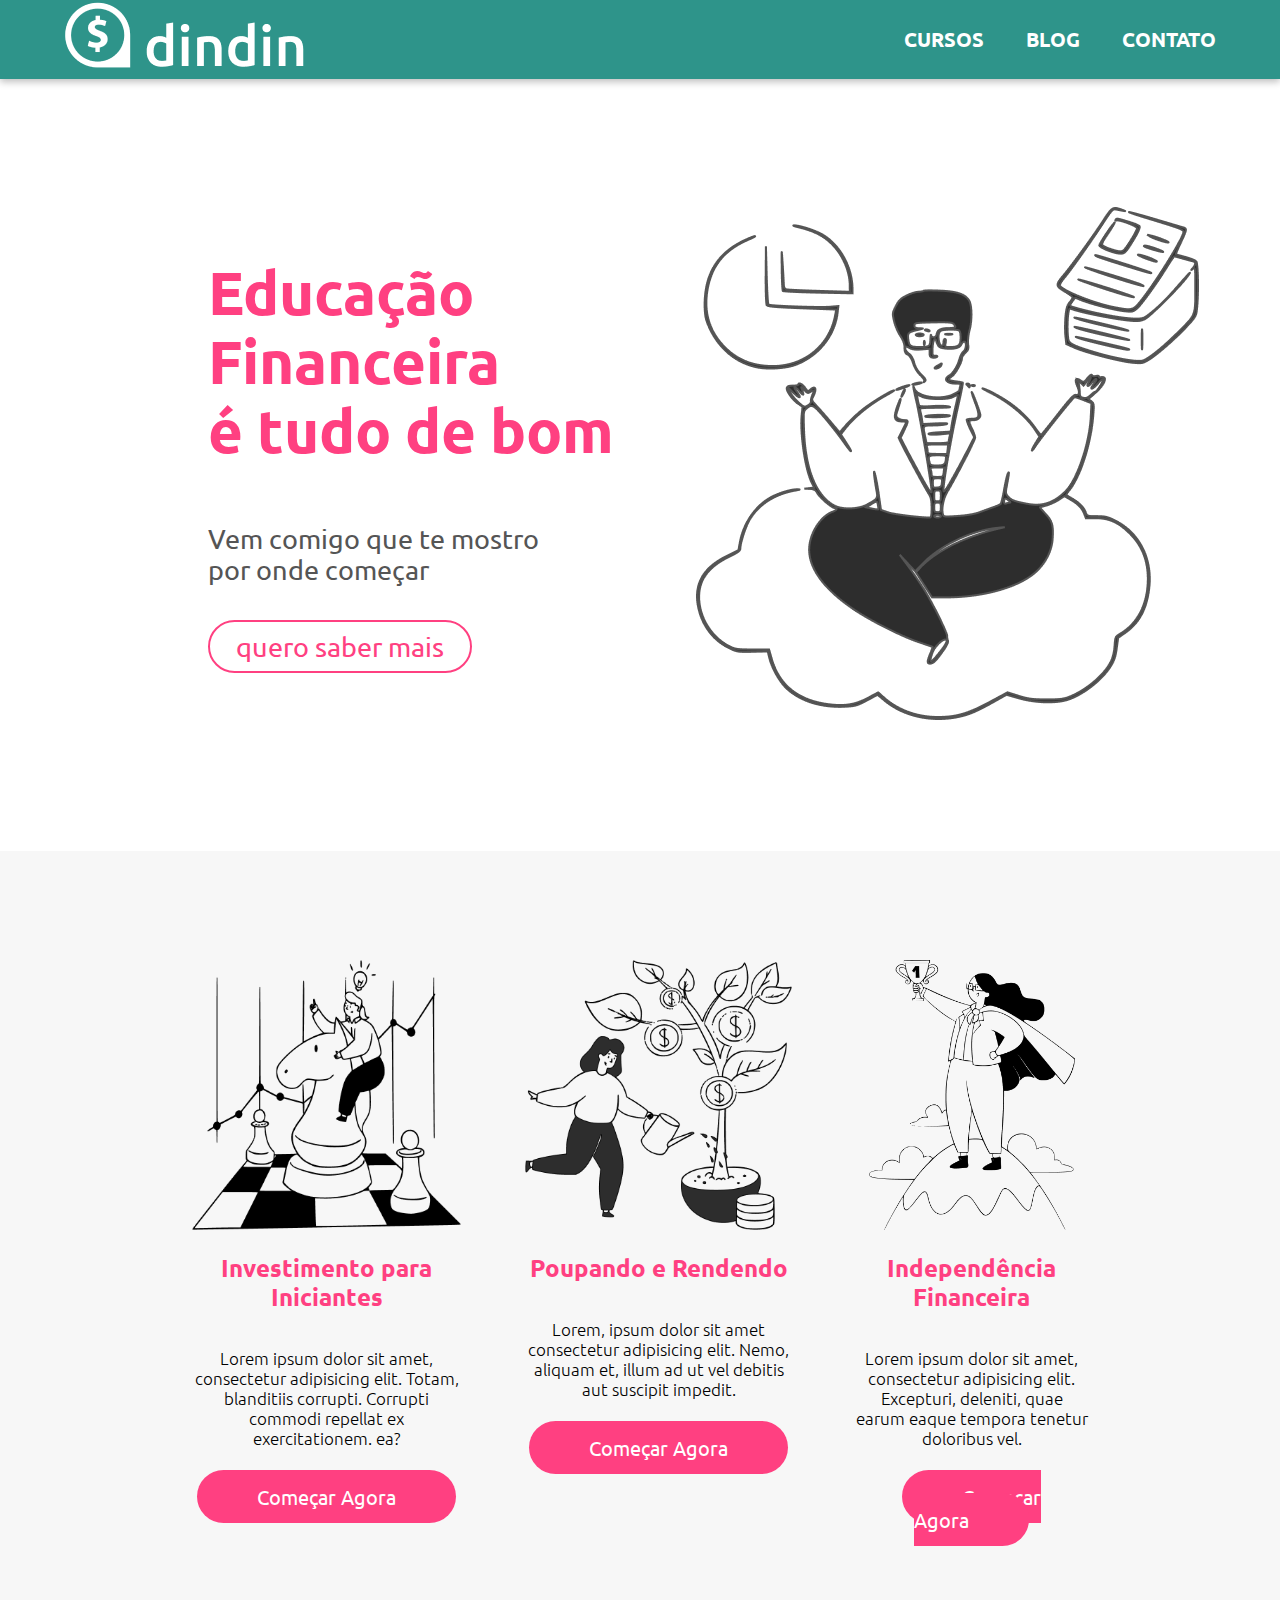
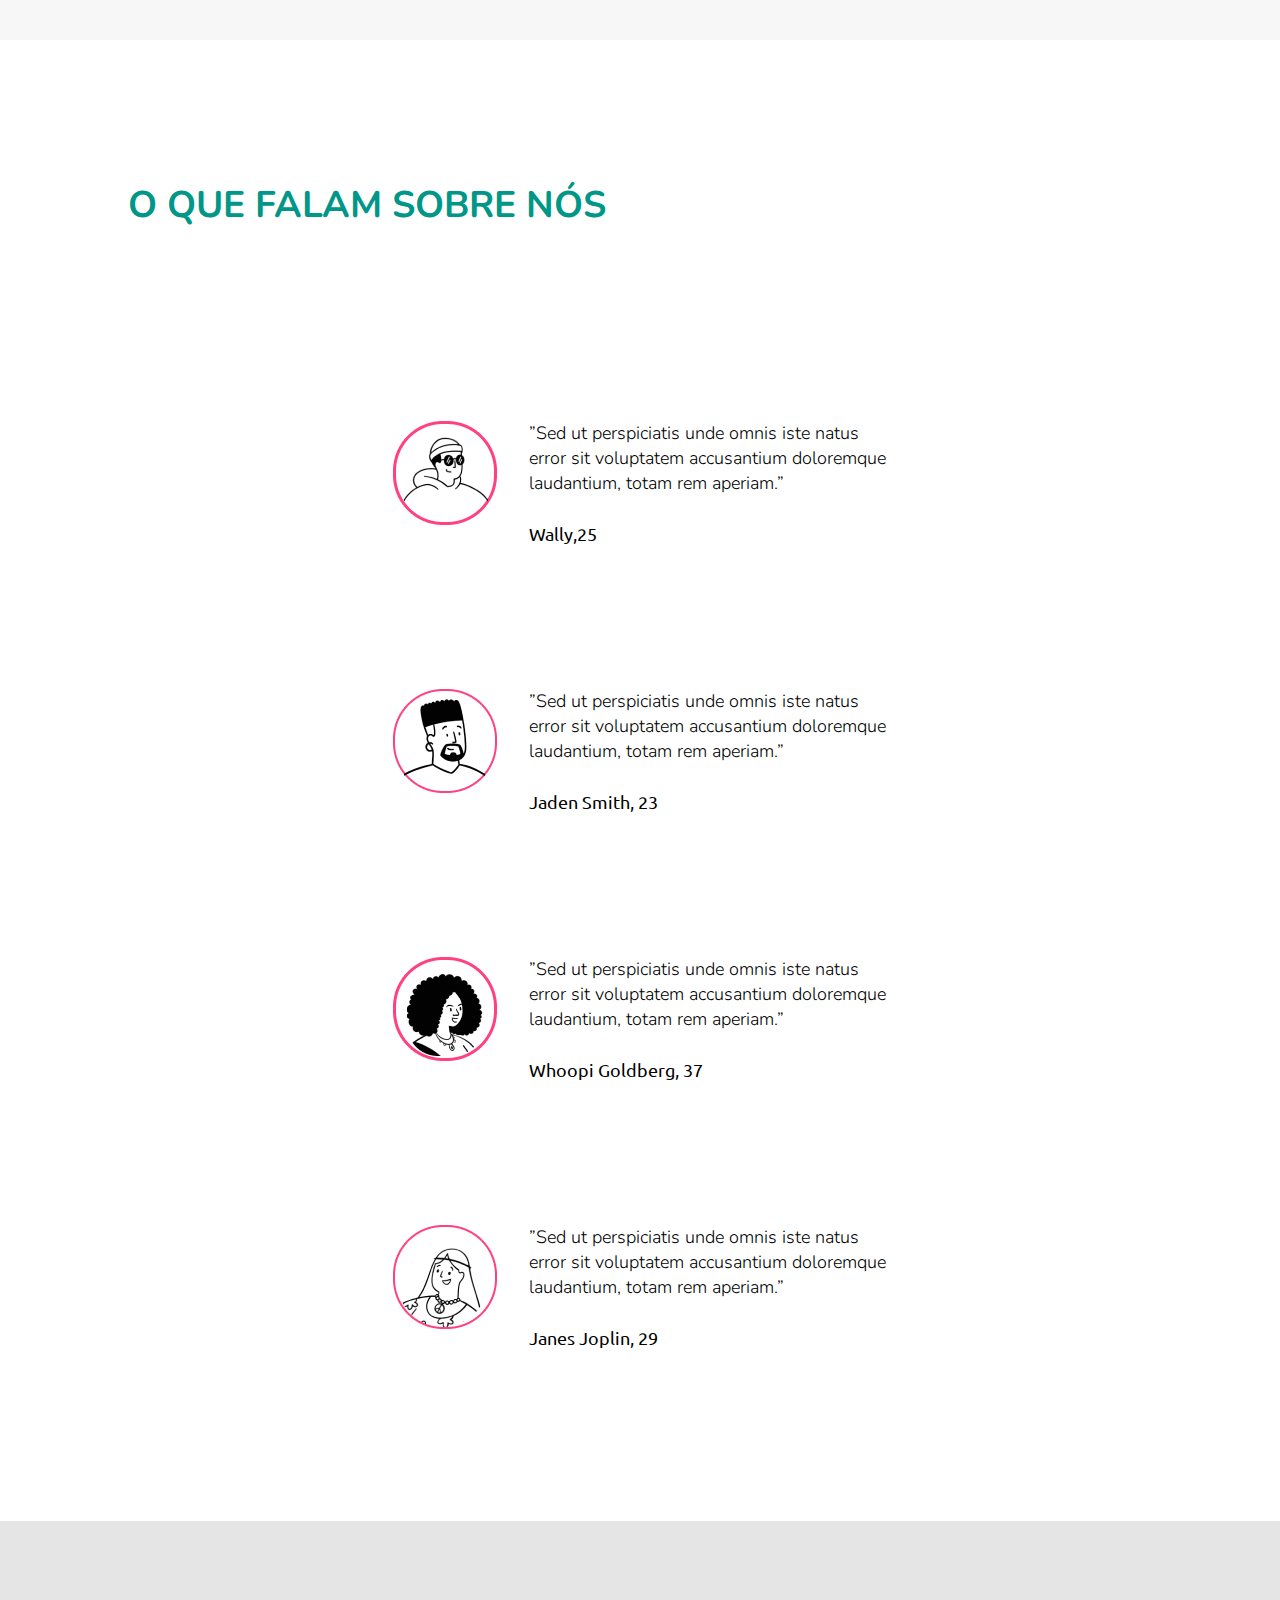
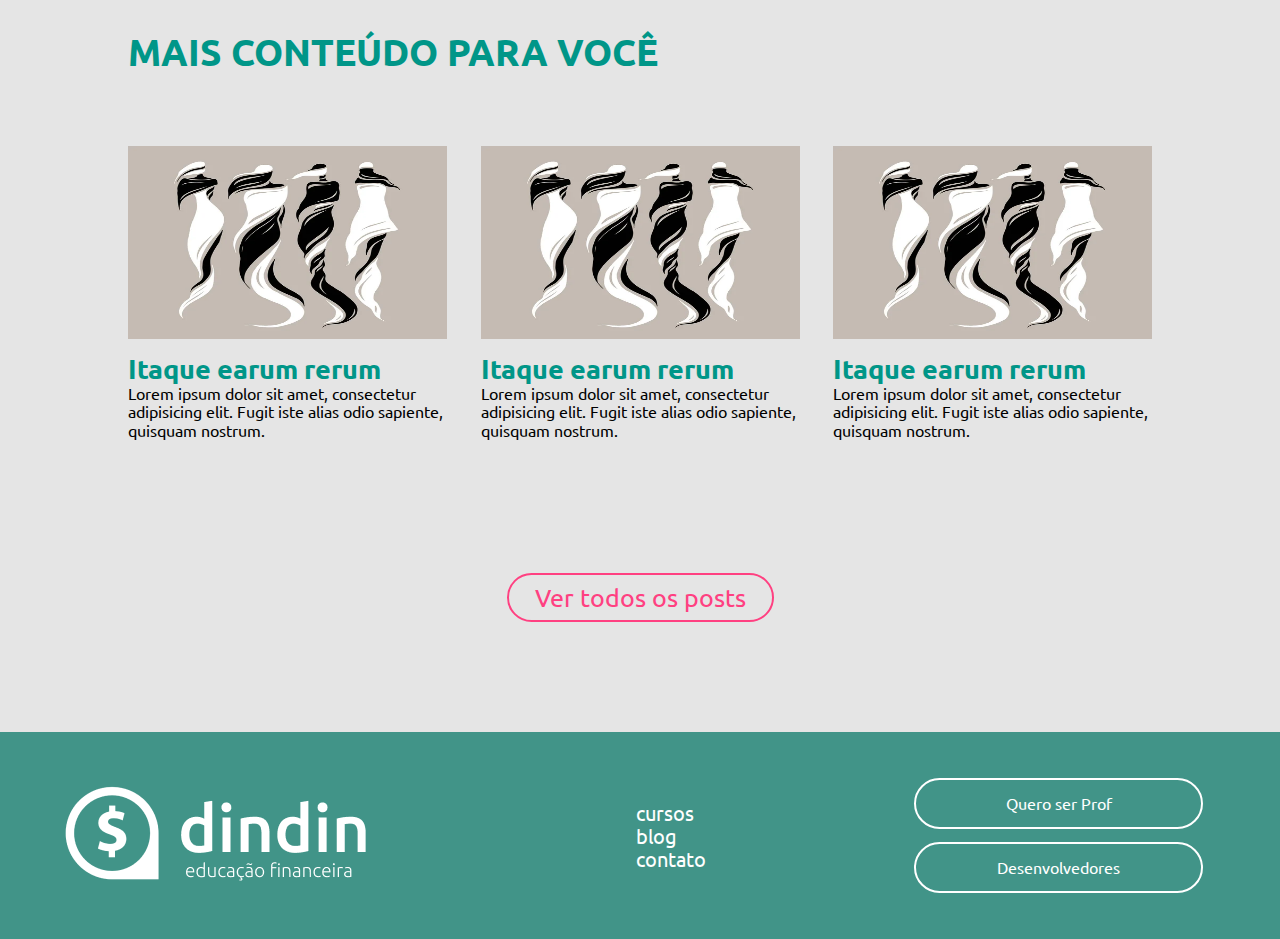
<file: index.html>
<!DOCTYPE html>
<html lang="pt-BR">

<head>
    <meta charset="UTF-8">
    <meta http-equiv="X-UA-Compatible" content="IE=edge">
    <meta name="viewport" content="width=device-width, initial-scale=1.0">
    <title>Dindin</title>
    <link rel="stylesheet" href="normalize.css">
    <link rel="stylesheet" href="style.css">
    <link rel="preconnect" href="https://fonts.googleapis.com">
    <link rel="preconnect" href="https://fonts.gstatic.com" crossorigin>
    <link
        href="https://fonts.googleapis.com/css2?family=Nunito:wght@300;400;700&family=Ubuntu:wght@300;400;700&display=swap"
        rel="stylesheet">




</head>

<body>
    <header>
        <div class="logo">
            <a href="index.html">
                <img src="Imagens/logo-header.png" alt="Logo da Dindin">
            </a>

        </div>
        <nav class="cima">
            <a href="cursos.html">CURSOS</a>
            <a href="blog.html">BLOG</a>
            <a href="contato.html">CONTATO</a>
        </nav>

    </header>
    <main>
        <section class="banner">
            <div class="banner">
                <div class="texto-banner">
                    <h2>Educação<br> Financeira<br> é tudo de bom</h2>
                    <p>Vem comigo que te mostro<br> por onde começar</p>
                    <a href="cursos.html">quero saber mais</a>

                </div>
                <div class="ilustra-banner">
                    <img src="Imagens/ilustra-banner.png" alt="Imagem de uma mulher sentada numa nuvem levitando em cada mão projetos">
                </div>


            </div>
        </section>
        <section class="cursos-index">

            <div class="cursos-index">
                <div>
                    <img src="Imagens/image 3.png" alt="Homem Montado numa peça de Xadrez chamada Cavalo tendo uma ideia">
                    <h2>Investimento para Iniciantes</h2>
                    <p>Lorem ipsum dolor sit amet, consectetur adipisicing elit. Totam, blanditiis corrupti. Corrupti
                        commodi repellat ex exercitationem.
                        ea?</p>
                    <a href="curso-01.html">Começar Agora</a>
                </div>

                <div>
                    <img src="Imagens/image 2.png" alt="Moça regando uma arvore onde os frutos são moedas de dinheiro">
                    <h2>Poupando e Rendendo</h2>
                    <p>Lorem, ipsum dolor sit amet consectetur adipisicing elit. Nemo, aliquam et, illum ad ut vel
                        debitis aut suscipit impedit.</p>
                    <a href="curso-01.html">Começar Agora</a>
                </div>
                <div>
                    <img src="Imagens/image 4.png" alt="Uma mulher no topo de uma montanha com uma capa segurando um trofeu de 1º lugar">
                    <h2>Independência Financeira</h2>
                    <p>Lorem ipsum dolor sit amet, consectetur adipisicing elit. Excepturi, deleniti, quae earum
                        eaque
                        tempora tenetur doloribus vel.</p>
                    <a href="curso-01.html">Começar Agora</a>
                </div>
            </div>

        </section>
        <section class="depoiment">
            <div>
                <h2>O QUE FALAM SOBRE NÓS</h2>
            </div>

            <div class="depo">

                <div class="depo1">
                    <img src="Imagens/icon-wally.png" alt="Foto do Wally">
                    <div>
                        <p>”Sed ut perspiciatis unde omnis iste natus error sit voluptatem accusantium doloremque
                            laudantium, totam rem aperiam.” <br>
                            <br>
                            <b>Wally,25</b>

                        </p>
                    </div>
                </div>
                <div class="depo2">
                    <img src="Imagens/icon-jaden.png" alt="Foto do Jaden Smith">
                    <div>
                        <p>”Sed ut perspiciatis unde omnis iste natus error sit voluptatem accusantium doloremque
                            laudantium, totam rem aperiam.”<br>
                            <br>
                            <b>Jaden Smith, 23</b>
                        </p>
                    </div>

                </div>
                <div class="depo3">

                    <img src="Imagens/icon-whoopi.png" alt="Foto da Whoopi Goldberg">
                    <div>
                        <p>”Sed ut perspiciatis unde omnis iste natus error sit voluptatem accusantium
                            doloremque laudantium, totam rem aperiam.”<br>
                            <br>
                            <b>Whoopi Goldberg, 37</b>
                        </p>
                    </div>


                </div>
                <div class="depo4">
                    <img src="Imagens/icon-jane.png" alt="Foto da Jane Joplin">
                    <div>
                        <p>”Sed ut perspiciatis unde omnis iste natus error sit voluptatem accusantium
                            doloremque laudantium, totam rem aperiam.”<br>
                            <br>
                            <b>Janes Joplin, 29</b>
                        </p>
                    </div>
                </div>
            </div>

        </section>

        <!--Giuliano iniciou uma section mais conteúdo pra você-->
        <section class="blog-index">
            <div>
                <h2> MAIS CONTEÚDO PARA VOCÊ</h2>
            </div>
            <div class="blog">
                <div>

                    <img src="Imagens/mais-conteudo.jpg" alt="Imagens de Mulheres em varias formas">
                    <h3>Itaque earum rerum</h3>

                    <p>
                        Lorem ipsum dolor sit amet, consectetur adipisicing elit. Fugit iste
                        alias odio sapiente,
                        quisquam
                        nostrum.</p>

                </div>
                <div>
                    <img src="Imagens/mais-conteudo.jpg" alt="Imagens de Mulheres em varias formas">
                    <h3>Itaque earum rerum</h3>
                    <p>
                        Lorem ipsum dolor sit amet, consectetur adipisicing elit. Fugit iste
                        alias odio sapiente,
                        quisquam
                        nostrum.</p>
                </div>
                <div>
                    <img src="Imagens/mais-conteudo.jpg" alt="Imagens de Mulheres em varias formas">
                    <h3>Itaque earum rerum</h3>

                    <p>
                        Lorem ipsum dolor sit amet, consectetur adipisicing elit. Fugit iste
                        alias odio sapiente,
                        quisquam
                        nostrum.</p>
                </div>

            </div>
            <div class="bottum">
                <a href="blog.html">Ver todos os posts</a>
            </div>
            


        </section>

    </main>
    <footer>
        <div class="logo">
            <a href="index.html">
                <img src="Imagens/logo-footer.png" alt="Logo da Dindin">
            </a>
        </div>
        <nav class="baixo">
            <a href="cursos.html">CURSOS</a>
            <a href="blog.html">BLOG</a>
            <a href="contato.html">CONTATO</a>
        </nav>
        <div class="botoes">
            <a href="">Quero ser Prof</a>
            <a href="desenvolvedores.html">Desenvolvedores</a>
        </div>

    </footer>

</body>

</html>
</file>
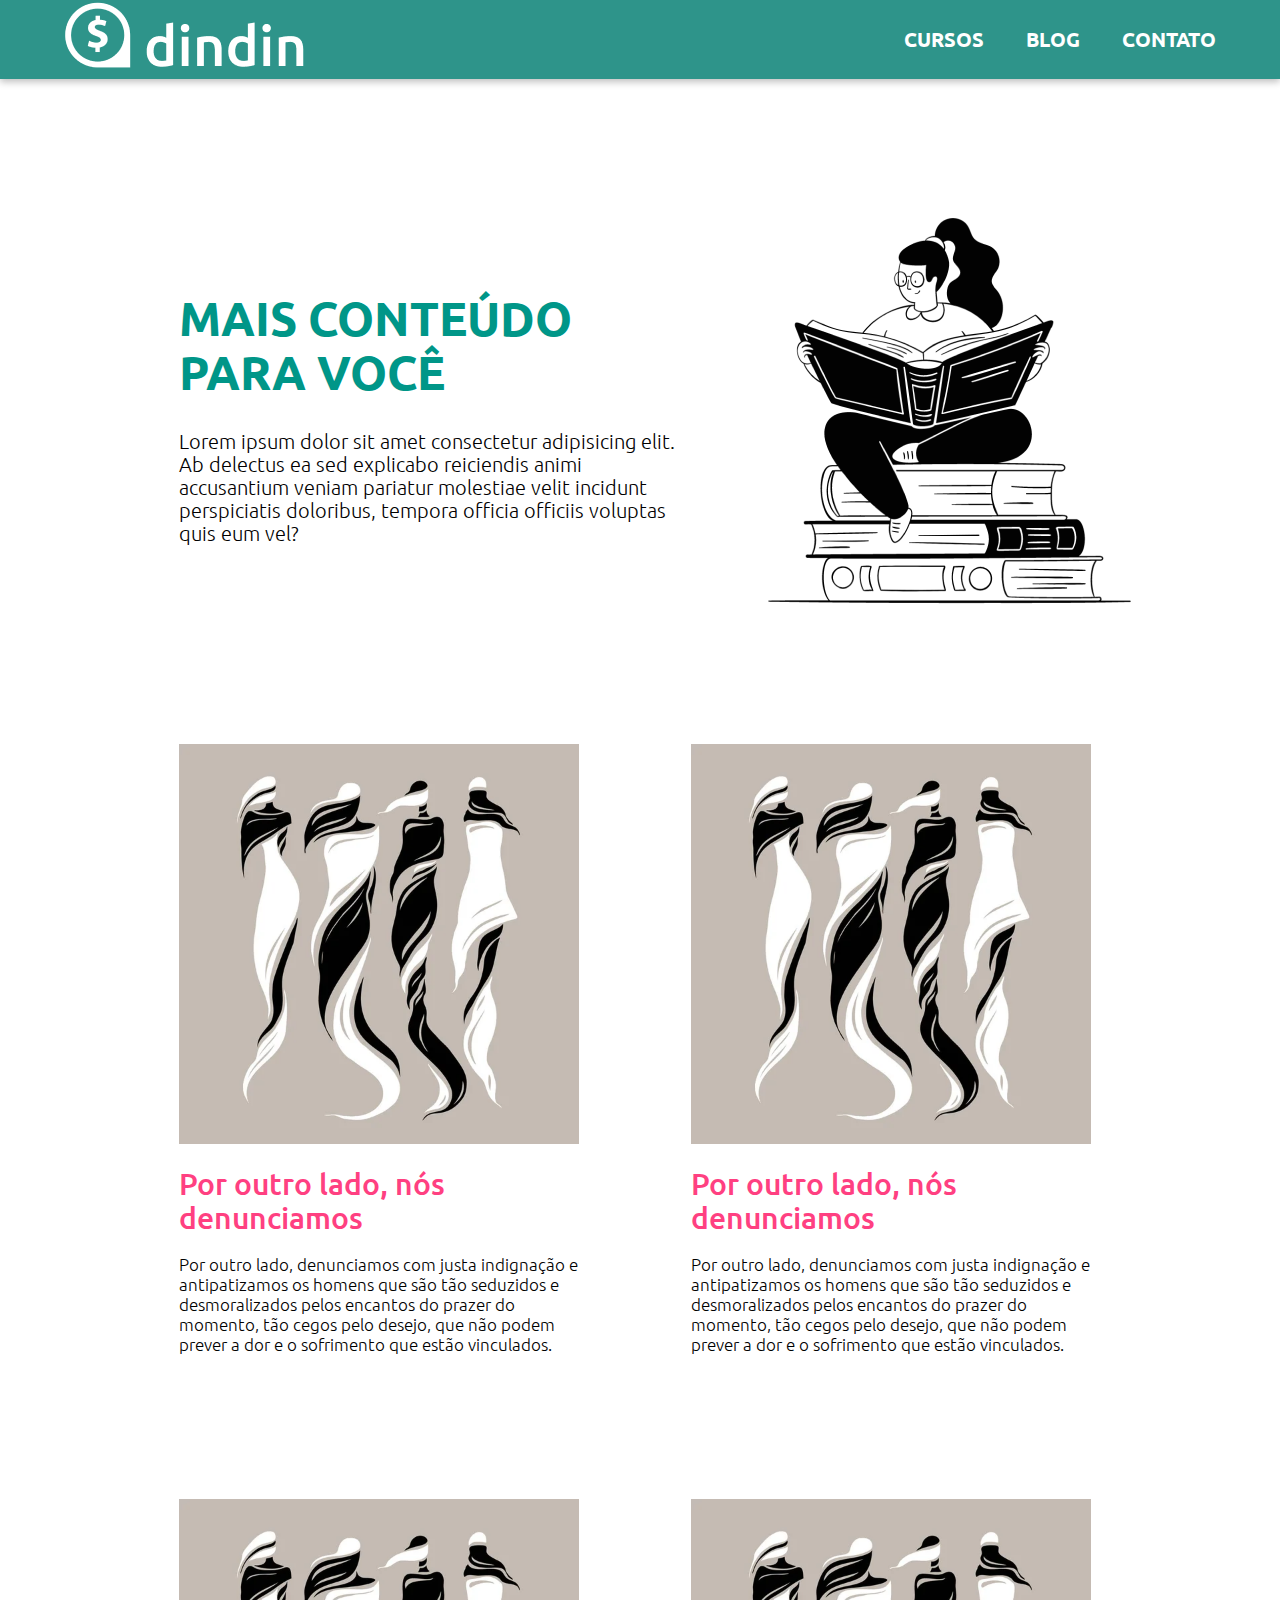
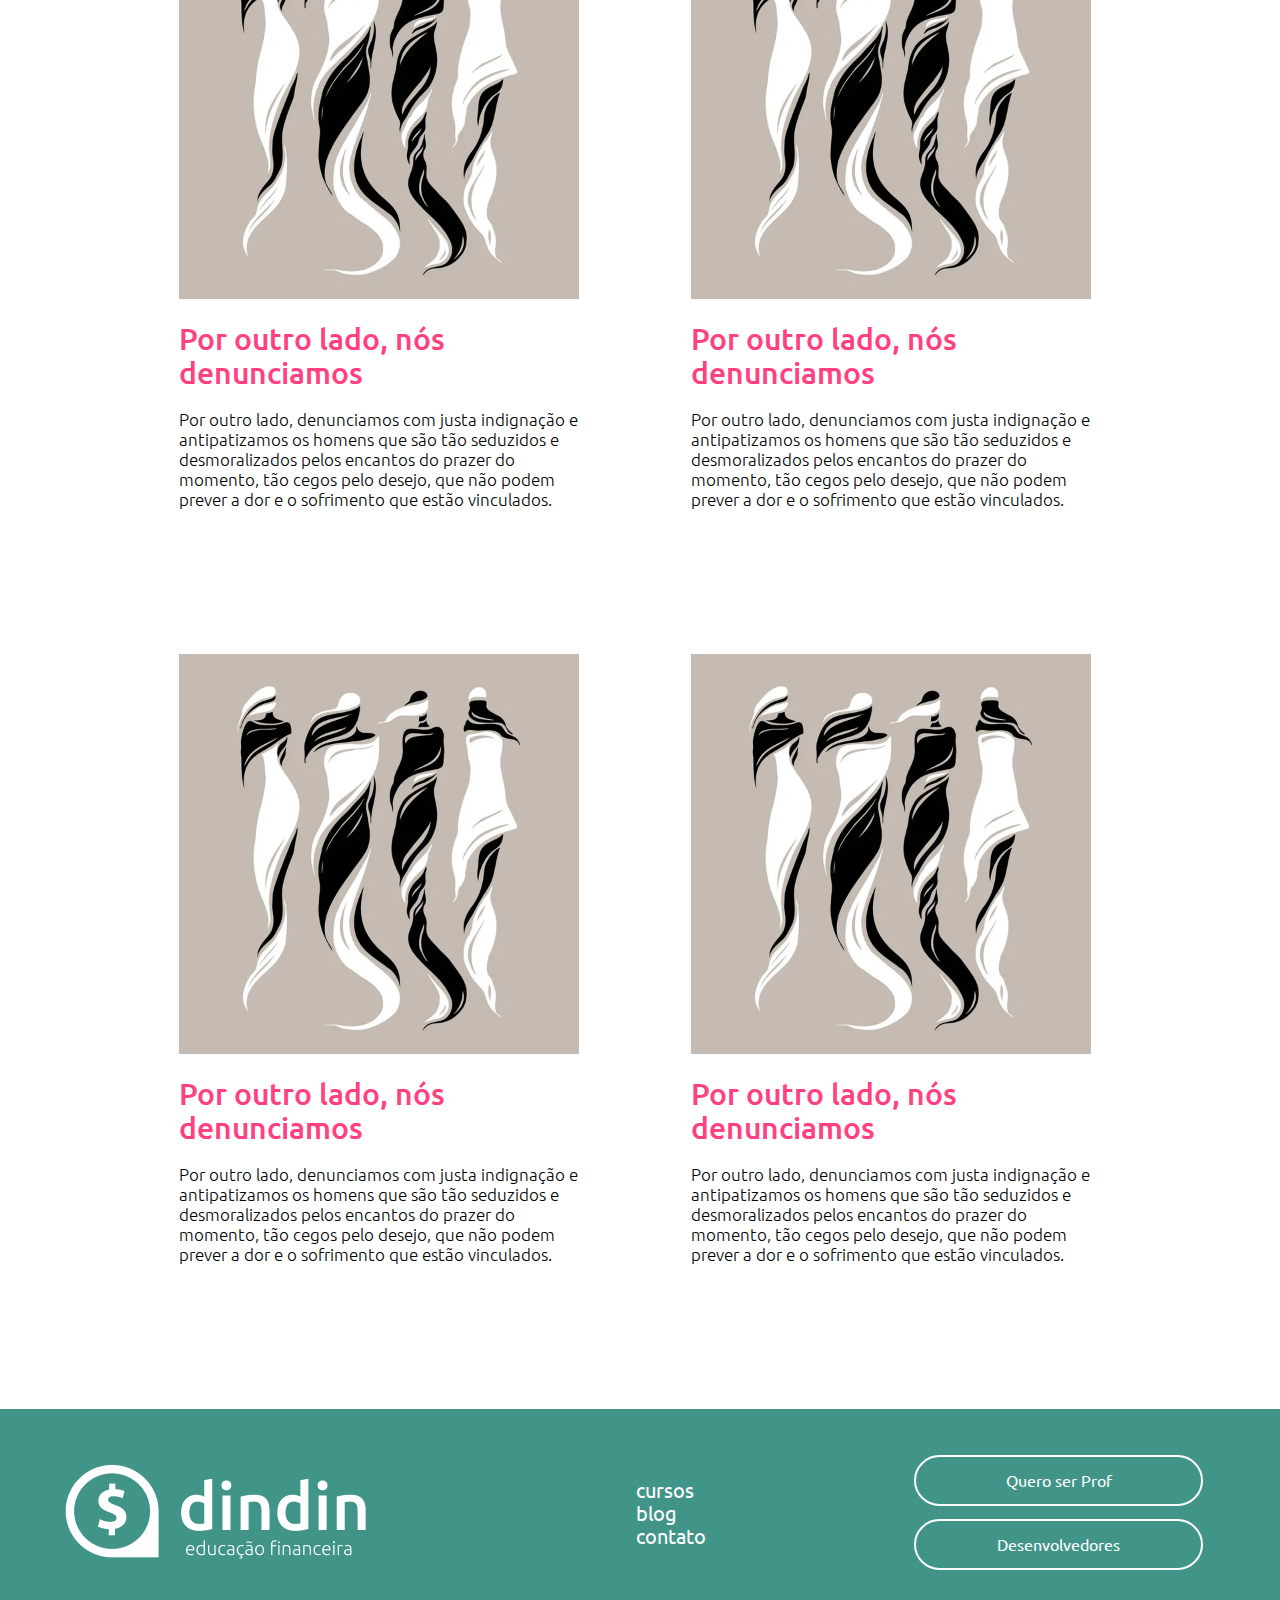
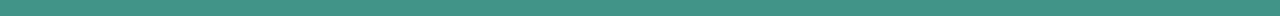
<file: blog.html>
<!DOCTYPE html>
<html lang="pt-BR">

<head>
    <meta charset="UTF-8">
    <meta http-equiv="X-UA-Compatible" content="IE=edge">
    <meta name="viewport" content="width=device-width, initial-scale=1.0">
    <title>Dindin</title>
    <link rel="stylesheet" href="normalize.css">
    <link rel="stylesheet" href="style.css">
    <link rel="preconnect" href="https://fonts.googleapis.com">
    <link rel="preconnect" href="https://fonts.gstatic.com" crossorigin>
    <link
        href="https://fonts.googleapis.com/css2?family=Nunito:wght@300;400;700&family=Ubuntu:wght@300;400;700&display=swap"
        rel="stylesheet">




</head>

<body>
    <header>
        <div class="logo">
            <a href="index.html">
                <img src="Imagens/logo-header.png"  alt="Logo da Dindin">
            </a>

        </div>
        <nav class="cima">
            <a href="cursos.html">CURSOS</a>
            <a href="blog.html">BLOG</a>
            <a href="contato.html">CONTATO</a>
        </nav>

    </header>
    <main>
        <section class="blog-titulo">
            <div class="blog-titulo">
                <h1>MAIS CONTEÚDO PARA VOCÊ</h1>
                <p>Lorem ipsum dolor sit amet consectetur adipisicing elit. Ab delectus ea sed explicabo reiciendis animi accusantium veniam pariatur molestiae velit incidunt perspiciatis doloribus, tempora officia officiis voluptas quis eum vel?</p>
            </div>
            <div class="img-blog-titulo">
                <img src="Imagens/ilustra-blog.png" alt="Imagem de uma mulher lendo um livro sentada uma uma pilha de livros">
            </div>
        </section>

        <section class="blog-post">

            <div class="blog-post">
                <a href="post-01.html"><img src="Imagens/mais-conteudo.jpg" alt="Imagens de Mulheres em varias formas"></a>
                <h2><a href="/post-01.html">Por outro lado, nós denunciamos</a> </h2>
                <p>Por outro lado, denunciamos com justa indignação e antipatizamos os homens que são tão seduzidos e desmoralizados pelos encantos do prazer do momento, tão cegos pelo desejo, que não podem prever a dor e o sofrimento que estão vinculados.</p>
            </div>
            <div class="blog-post">
                <a href="post-01.html"><img src="Imagens/mais-conteudo.jpg" alt="Imagens de Mulheres em varias formas"></a>
                <h2><a href="post-01.html">Por outro lado, nós denunciamos</a> </h2>
                <p>Por outro lado, denunciamos com justa indignação e antipatizamos os homens que são tão seduzidos e desmoralizados pelos encantos do prazer do momento, tão cegos pelo desejo, que não podem prever a dor e o sofrimento que estão vinculados.</p>
            </div>
        </section>
        <section class="blog-post">

            <div class="blog-post">
                <a href="post-01.html"><img src="Imagens/mais-conteudo.jpg" alt="Imagens de Mulheres em varias formas"></a>
                <h2><a href="post-01.html">Por outro lado, nós denunciamos</a> </h2>
                <p>Por outro lado, denunciamos com justa indignação e antipatizamos os homens que são tão seduzidos e desmoralizados pelos encantos do prazer do momento, tão cegos pelo desejo, que não podem prever a dor e o sofrimento que estão vinculados.</p>
            </div>
            <div class="blog-post">
                <a href="post-01.html"><img src="Imagens/mais-conteudo.jpg" alt="Imagens de Mulheres em varias formas"></a>
                <h2><a href="post-01.html">Por outro lado, nós denunciamos</a> </h2>
                <p>Por outro lado, denunciamos com justa indignação e antipatizamos os homens que são tão seduzidos e desmoralizados pelos encantos do prazer do momento, tão cegos pelo desejo, que não podem prever a dor e o sofrimento que estão vinculados.</p>
            </div>
        </section>
        <section class="blog-post">

            <div class="blog-post">
                <a href="post-01.html"><img src="Imagens/mais-conteudo.jpg" alt="Imagens de Mulheres em varias formas"></a>
                <h2><a href="post-01.html">Por outro lado, nós denunciamos</a> </h2>
                <p>Por outro lado, denunciamos com justa indignação e antipatizamos os homens que são tão seduzidos e desmoralizados pelos encantos do prazer do momento, tão cegos pelo desejo, que não podem prever a dor e o sofrimento que estão vinculados.</p>
            </div>
            <div class="blog-post">
                <a href="post-01.html"><img src="Imagens/mais-conteudo.jpg" alt="Imagens de Mulheres em varias formas"></a>
                <h2><a href="post-01.html">Por outro lado, nós denunciamos</a> </h2>
                <p>Por outro lado, denunciamos com justa indignação e antipatizamos os homens que são tão seduzidos e desmoralizados pelos encantos do prazer do momento, tão cegos pelo desejo, que não podem prever a dor e o sofrimento que estão vinculados.</p>
            </div>
        </section>

    </main>
    <footer>
        <div class="logo">
            <a href="index.html">
                <img src="Imagens/logo-footer.png" alt="Logo da Dindin">
            </a>
        </div>
        <nav class="baixo">
            <a href="cursos.html">CURSOS</a>
            <a href="blog.html">BLOG</a>
            <a href="contato.html">CONTATO</a>
        </nav>
        <div class="botoes">
            <a href="">Quero ser Prof</a>
            <a href="desenvolvedores.html">Desenvolvedores</a>
        </div>

    </footer>

</body>

</html>
</file>
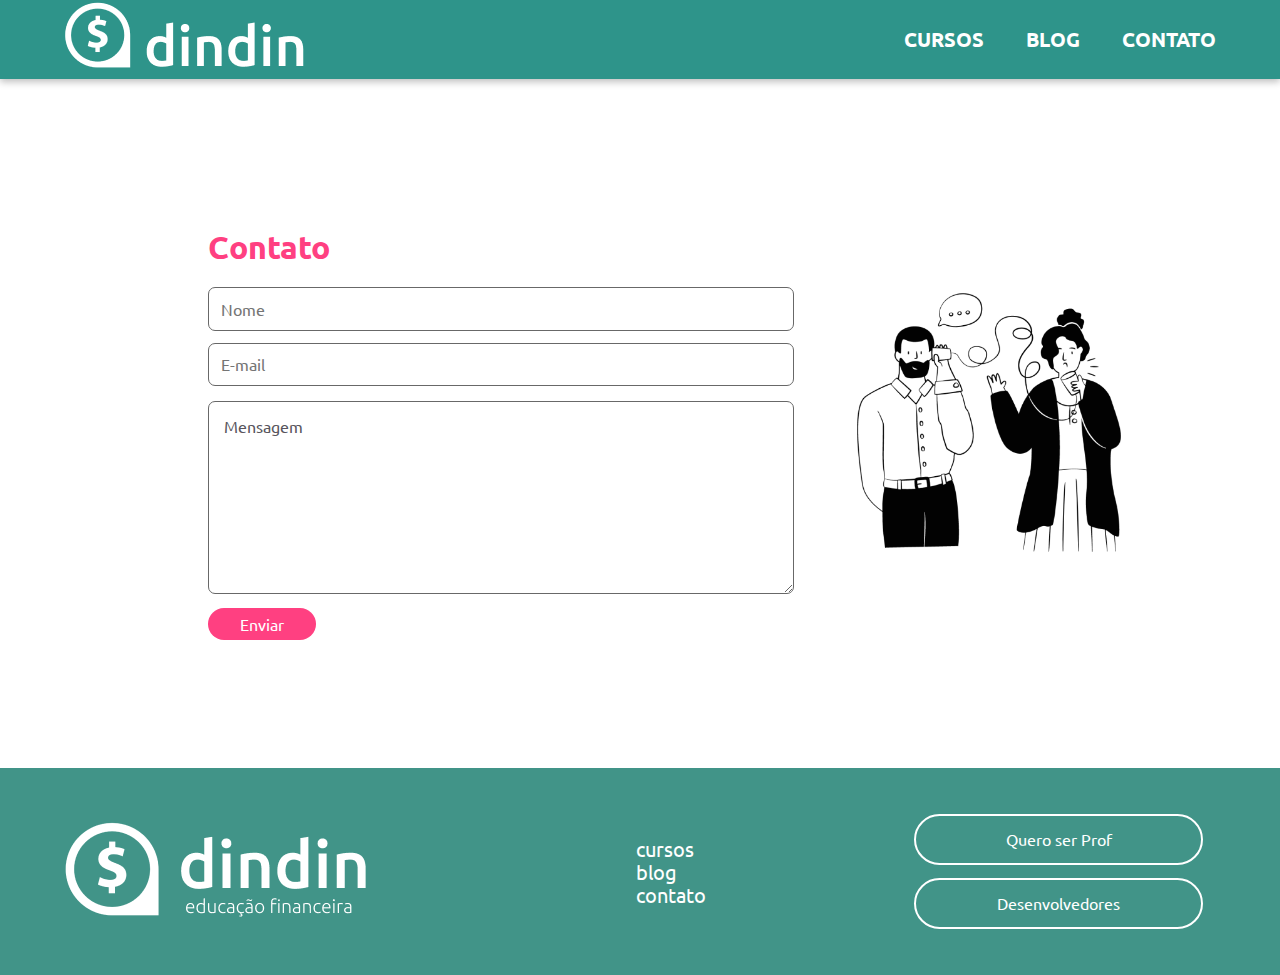
<file: contato.html>
<!DOCTYPE html>
<html lang="pt-BR">

<head>
    <meta charset="UTF-8">
    <meta http-equiv="X-UA-Compatible" content="IE=edge">
    <meta name="viewport" content="width=device-width, initial-scale=1.0">
    <title>Dindin</title>
    <link rel="stylesheet" href="normalize.css">
    <link rel="stylesheet" href="style.css">
    <link rel="preconnect" href="https://fonts.googleapis.com">
    <link rel="preconnect" href="https://fonts.gstatic.com" crossorigin>
    <link
        href="https://fonts.googleapis.com/css2?family=Nunito:wght@300;400;700&family=Ubuntu:wght@300;400;700&display=swap"
        rel="stylesheet">




</head>

<body>
    <header>

        <div class="logo">
            <a href="index.html">
                <img src="Imagens/logo-header.png" alt="Logo da Dindin">
                </a>

        </div>
        <nav class="cima">
            <a href="cursos.html">CURSOS</a>
            <a href="blog.html">BLOG</a>
            <a href="contato.html">CONTATO</a>
        </nav>

    </header>
    <main>
        <section class="contato">
            <div class="contato1">
                <h1>Contato</h1>
                <input type="text" name="nome" id="nome" placeholder="Nome">
                <input type="email" name="email" id="email" placeholder="E-mail">
                <textarea name="mensagem" id="mensagem" cols="30" rows="10">Mensagem</textarea>
                <input type="submit" class="botao" name="Enviar" value="Enviar">
            </div>
            <div>
                <img src="Imagens/ilustra-contato.png" alt="Imagem de Duas Pessoas se Comunicando">
            </div>
        </section>

    </main>
    <footer>
        <div class="logo">
            <a href="index.html">
                <img src="Imagens/logo-footer.png" alt="Logo da Dindin">
            </a>
        </div>
        <nav class="baixo">
            <a href="cursos.html">CURSOS</a>
            <a href="blog.html">BLOG</a>
            <a href="contato.html">CONTATO</a>
        </nav>
        <div class="botoes">
            <a href="">Quero ser Prof</a>
            <a href="desenvolvedores.html">Desenvolvedores</a>
        </div>

    </footer>

</body>

</html>
</file>
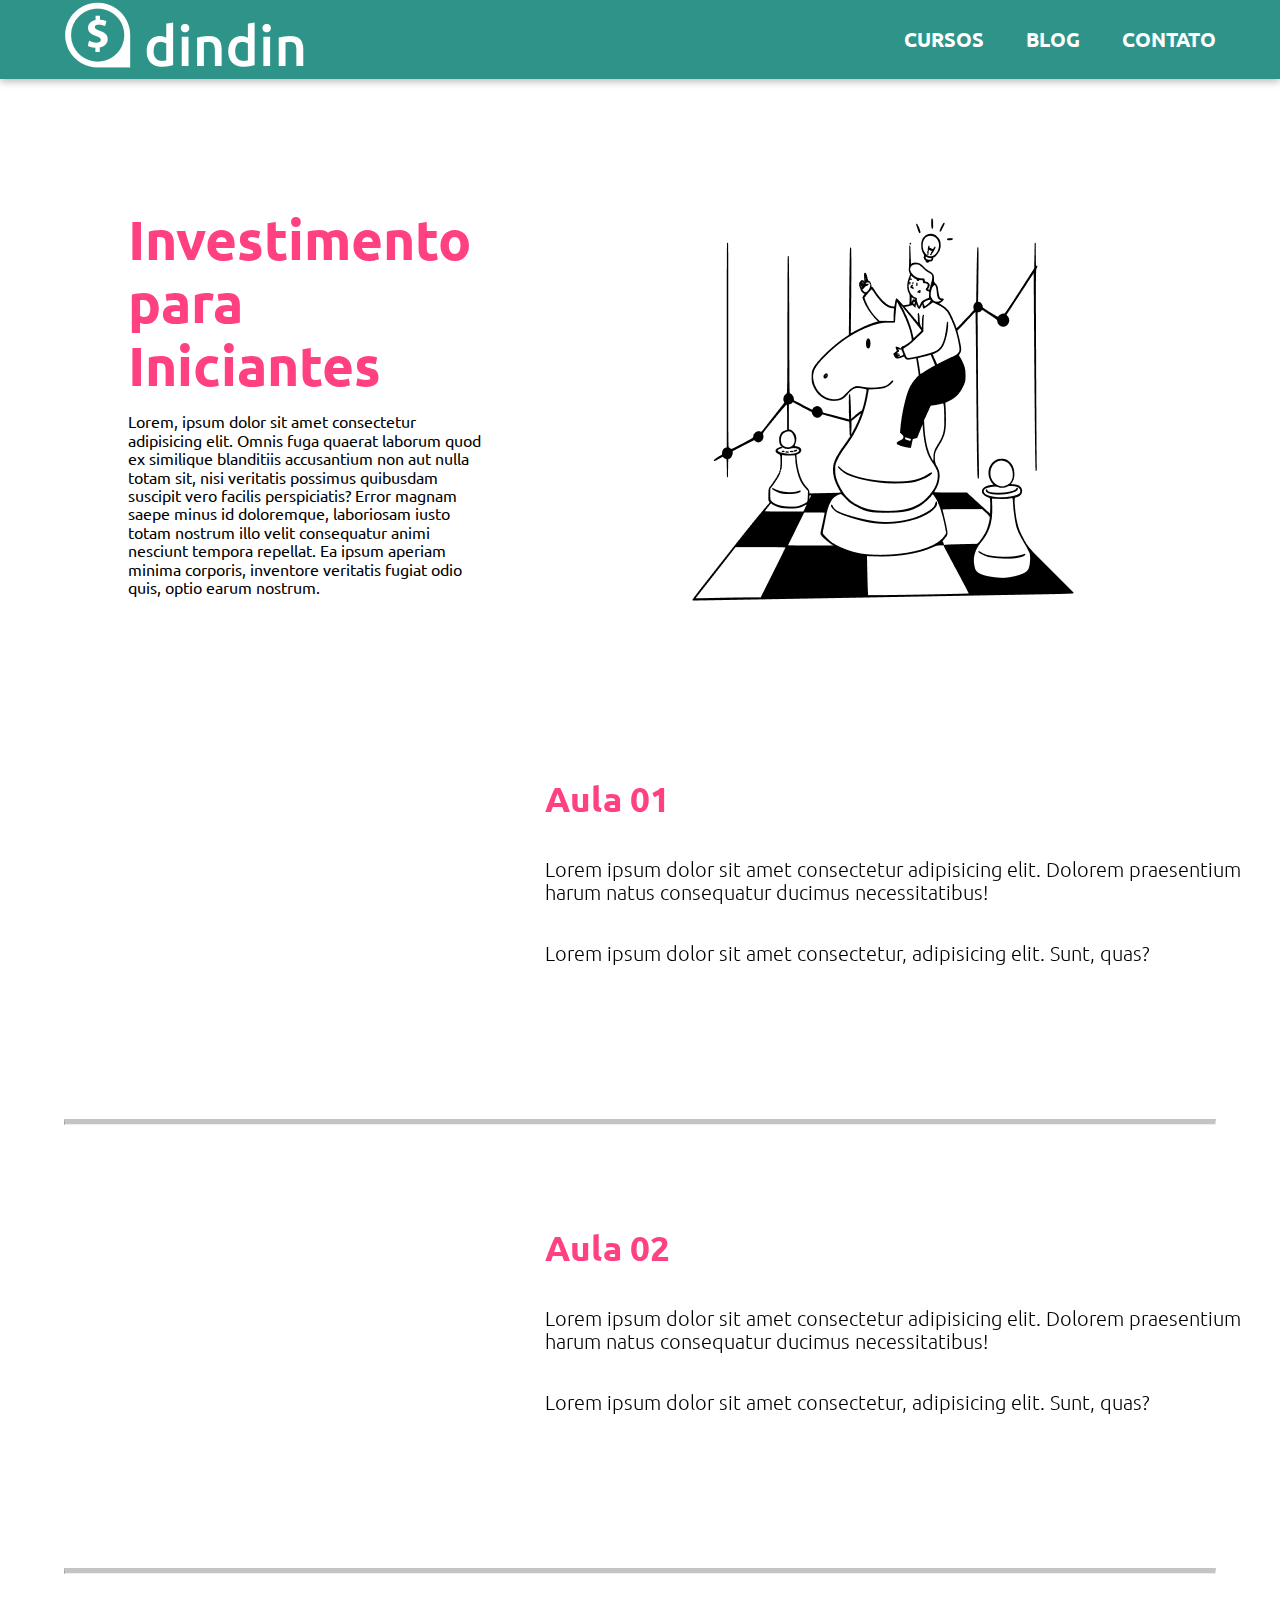
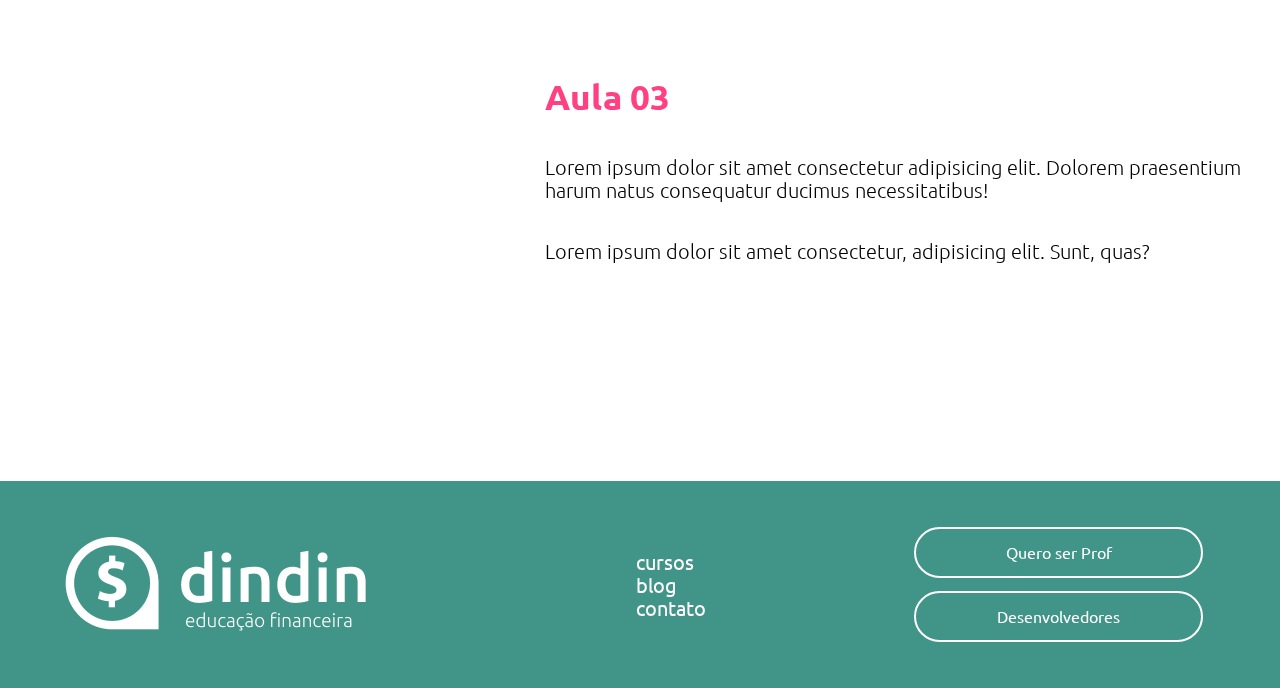
<file: curso-01.html>
<!DOCTYPE html>
<html lang="pt-BR">

<head>
    <meta charset="UTF-8">
    <meta http-equiv="X-UA-Compatible" content="IE=edge">
    <meta name="viewport" content="width=device-width, initial-scale=1.0">
    <title>Dindin</title>
    <link rel="stylesheet" href="normalize.css">
    <link rel="stylesheet" href="style.css">
    <link rel="preconnect" href="https://fonts.googleapis.com">
    <link rel="preconnect" href="https://fonts.gstatic.com" crossorigin>
    <link
        href="https://fonts.googleapis.com/css2?family=Nunito:wght@300;400;700&family=Ubuntu:wght@300;400;700&display=swap"
        rel="stylesheet">




</head>

<body>
    <header>
        <div class="logo">
            <a href="index.html">
                <img src="Imagens/logo-header.png"  alt="Logo da Dindin">
            </a>

        </div>
        <nav class="cima">
            <a href="cursos.html">CURSOS</a>
            <a href="blog.html">BLOG</a>
            <a href="contato.html">CONTATO</a>
        </nav>

    </header>
    <main class="cursos">
        <section class="curso1-titulo">
            <div class="titulo2">
                <h1>Investimento para Iniciantes</h1>
                <p>Lorem, ipsum dolor sit amet consectetur adipisicing elit. Omnis fuga quaerat laborum quod ex similique blanditiis accusantium non aut nulla totam sit, nisi veritatis possimus quibusdam suscipit vero facilis perspiciatis? Error magnam saepe minus id doloremque, laboriosam iusto totam nostrum illo velit consequatur animi nesciunt tempora repellat. Ea ipsum aperiam minima corporis, inventore veritatis fugiat odio quis, optio earum nostrum.</p>
            </div>
            <div class="img-titulo">
                <img src="Imagens/image 3.png" alt="Imagem de um homem montado numa peça de xadrez chamada Cavalo">
            </div>
        </section>
        
        <div class="aulas">
            <iframe width="560" height="315" src="https://www.youtube.com/embed/EFpS2s4gFRY" title="YouTube video player" frameborder="0" allow="accelerometer; autoplay; clipboard-write; encrypted-media; gyroscope; picture-in-picture" allowfullscreen></iframe>
            <div>
                <h2>Aula 01</h2>
                <p>Lorem ipsum dolor sit amet consectetur adipisicing elit. Dolorem praesentium harum natus consequatur ducimus necessitatibus!</p>
                <p>Lorem ipsum dolor sit amet consectetur, adipisicing elit. Sunt, quas?</p>
            </div>
        </div>
        <hr class="linha">
        <div class="aulas">
            <iframe width="560" height="315" src="https://www.youtube.com/embed/EFpS2s4gFRY" title="YouTube video player" frameborder="0" allow="accelerometer; autoplay; clipboard-write; encrypted-media; gyroscope; picture-in-picture" allowfullscreen></iframe>
            <div>
                <h2>Aula 02</h2>
                <p>Lorem ipsum dolor sit amet consectetur adipisicing elit. Dolorem praesentium harum natus consequatur ducimus necessitatibus!</p>
                <p>Lorem ipsum dolor sit amet consectetur, adipisicing elit. Sunt, quas?</p>
            </div>
            
        </div>
        <hr class="linha">
        <div class="aulas">
            <iframe width="560" height="315" src="https://www.youtube.com/embed/EFpS2s4gFRY" title="YouTube video player" frameborder="0" allow="accelerometer; autoplay; clipboard-write; encrypted-media; gyroscope; picture-in-picture" allowfullscreen></iframe>
            <div>
                <h2>Aula 03</h2>
                <p>Lorem ipsum dolor sit amet consectetur adipisicing elit. Dolorem praesentium harum natus consequatur ducimus necessitatibus!</p>
                <p>Lorem ipsum dolor sit amet consectetur, adipisicing elit. Sunt, quas?</p>
            </div>
            
        </div>

    </main>
    <footer>
        <div class="logo">
            <a href="index.html">
                <img src="Imagens/logo-footer.png" alt="Logo da Dindin">
            </a>
        </div>
        <nav class="baixo">
            <a href="cursos.html">CURSOS</a>
            <a href="blog.html">BLOG</a>
            <a href="contato.html">CONTATO</a>
        </nav>
        <div class="botoes">
            <a href="">Quero ser Prof</a>
            <a href="desenvolvedores.html">Desenvolvedores</a>
        </div>

    </footer>

</body>

</html>
</file>
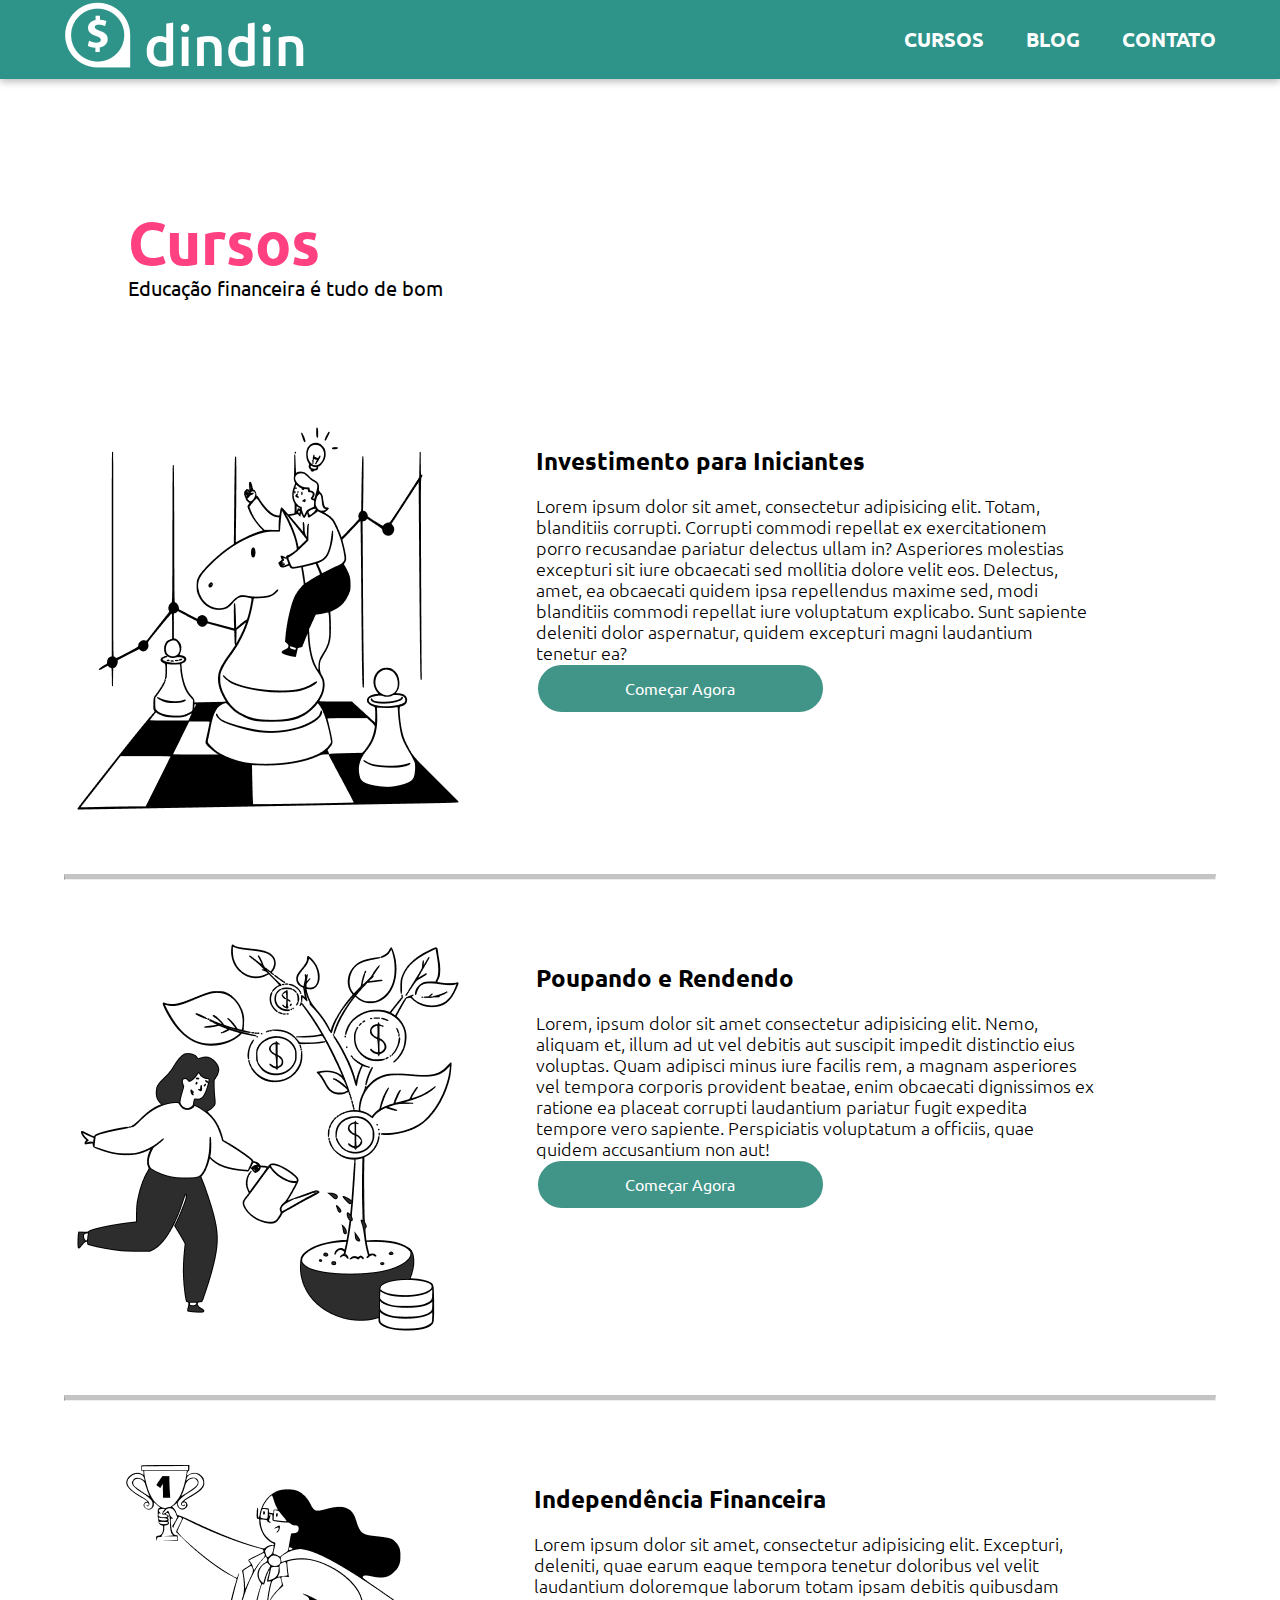
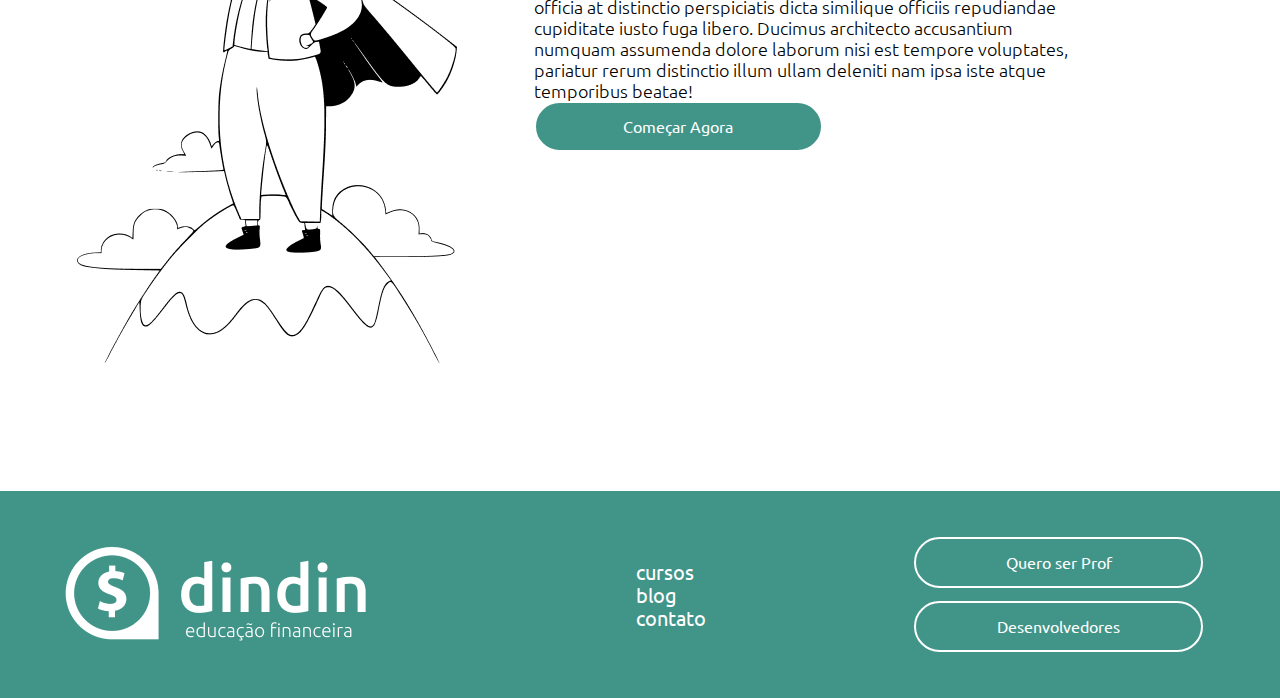
<file: cursos.html>
<!DOCTYPE html>
<html lang="pt-BR">

<head>
    <meta charset="UTF-8">
    <meta http-equiv="X-UA-Compatible" content="IE=edge">
    <meta name="viewport" content="width=device-width, initial-scale=1.0">
    <title>Dindin</title>
    <link rel="stylesheet" href="normalize.css">
    <link rel="stylesheet" href="style.css">
    <link rel="preconnect" href="https://fonts.googleapis.com">
    <link rel="preconnect" href="https://fonts.gstatic.com" crossorigin>
    <link
        href="https://fonts.googleapis.com/css2?family=Nunito:wght@300;400;700&family=Ubuntu:wght@300;400;700&display=swap"
        rel="stylesheet">




</head>

<body>
    <header>
        <div class="logo">
            <a href="index.html">
                <img src="Imagens/logo-header.png"  alt="Logo da Dindin">
            </a>

        </div>
        <nav class="cima">
            <a href="cursos.html">CURSOS</a>
            <a href="blog.html">BLOG</a>
            <a href="contato.html">CONTATO</a>
        </nav>

    </header>
    <main class="cursos">
        <div class="titulo1">
            <h1>Cursos</h1>
            <p>Educação financeira é tudo de bom</p>
        </div>
        <div class="cursos">
            <img src="Imagens/image 3.png" alt="Homem Montado numa peça de Xadrez chamada Cavalo tendo uma ideia">
            <div>
                <h2>Investimento para Iniciantes</h2>
                <p>Lorem ipsum dolor sit amet, consectetur adipisicing elit. Totam, blanditiis corrupti. Corrupti commodi repellat ex exercitationem porro recusandae pariatur delectus ullam in? Asperiores molestias excepturi sit iure obcaecati sed mollitia dolore velit eos. Delectus, amet, ea obcaecati quidem ipsa repellendus maxime sed, modi blanditiis commodi repellat iure voluptatum explicabo. Sunt sapiente deleniti dolor aspernatur, quidem excepturi magni laudantium tenetur ea?</p>
                <a href="curso-01.html">Começar Agora</a>
            </div>
        </div>
        <hr class="linha">
        <div class="cursos">
            <img src="Imagens/image 2.png" alt="Moça regando uma arvore onde os frutos são moedas de dinheiro">
            <div>
                <h2>Poupando e Rendendo</h2>
                <p>Lorem, ipsum dolor sit amet consectetur adipisicing elit. Nemo, aliquam et, illum ad ut vel debitis aut suscipit impedit distinctio eius voluptas. Quam adipisci minus iure facilis rem, a magnam asperiores vel tempora corporis provident beatae, enim obcaecati dignissimos ex ratione ea placeat corrupti laudantium pariatur fugit expedita tempore vero sapiente. Perspiciatis voluptatum a officiis, quae quidem accusantium non aut!</p>
                <a href="curso-01.html">Começar Agora</a>
            </div>   
        </div>
        <hr class="linha">
        <div class="cursos">
            <img src="Imagens/image 4.png" alt="Uma mulher no topo de uma montanha com uma capa segurando um trofeu de 1º lugar">
            <div>
                <h2>Independência Financeira</h2>
                <p>Lorem ipsum dolor sit amet, consectetur adipisicing elit. Excepturi, deleniti, quae earum eaque tempora tenetur doloribus vel velit laudantium doloremque laborum totam ipsam debitis quibusdam officia at distinctio perspiciatis dicta similique officiis repudiandae cupiditate iusto fuga libero. Ducimus architecto accusantium numquam assumenda dolore laborum nisi est tempore voluptates, pariatur rerum distinctio illum ullam deleniti nam ipsa iste atque temporibus beatae!</p>
                <a href="curso-01.html">Começar Agora</a>
            </div>
        </div>
    </main>
    <footer>
        <div class="logo">
            <a href="index.html">
                <img src="Imagens/logo-footer.png" alt="Logo da Dindin">
            </a>
        </div>
        <nav class="baixo">
            <a href="cursos.html">CURSOS</a>
            <a href="blog.html">BLOG</a>
            <a href="contato.html">CONTATO</a>
        </nav>
        <div class="botoes">
            <a href="">Quero ser Prof</a>
            <a href="desenvolvedores.html">Desenvolvedores</a>
        </div>

    </footer>

</body>

</html>
</file>
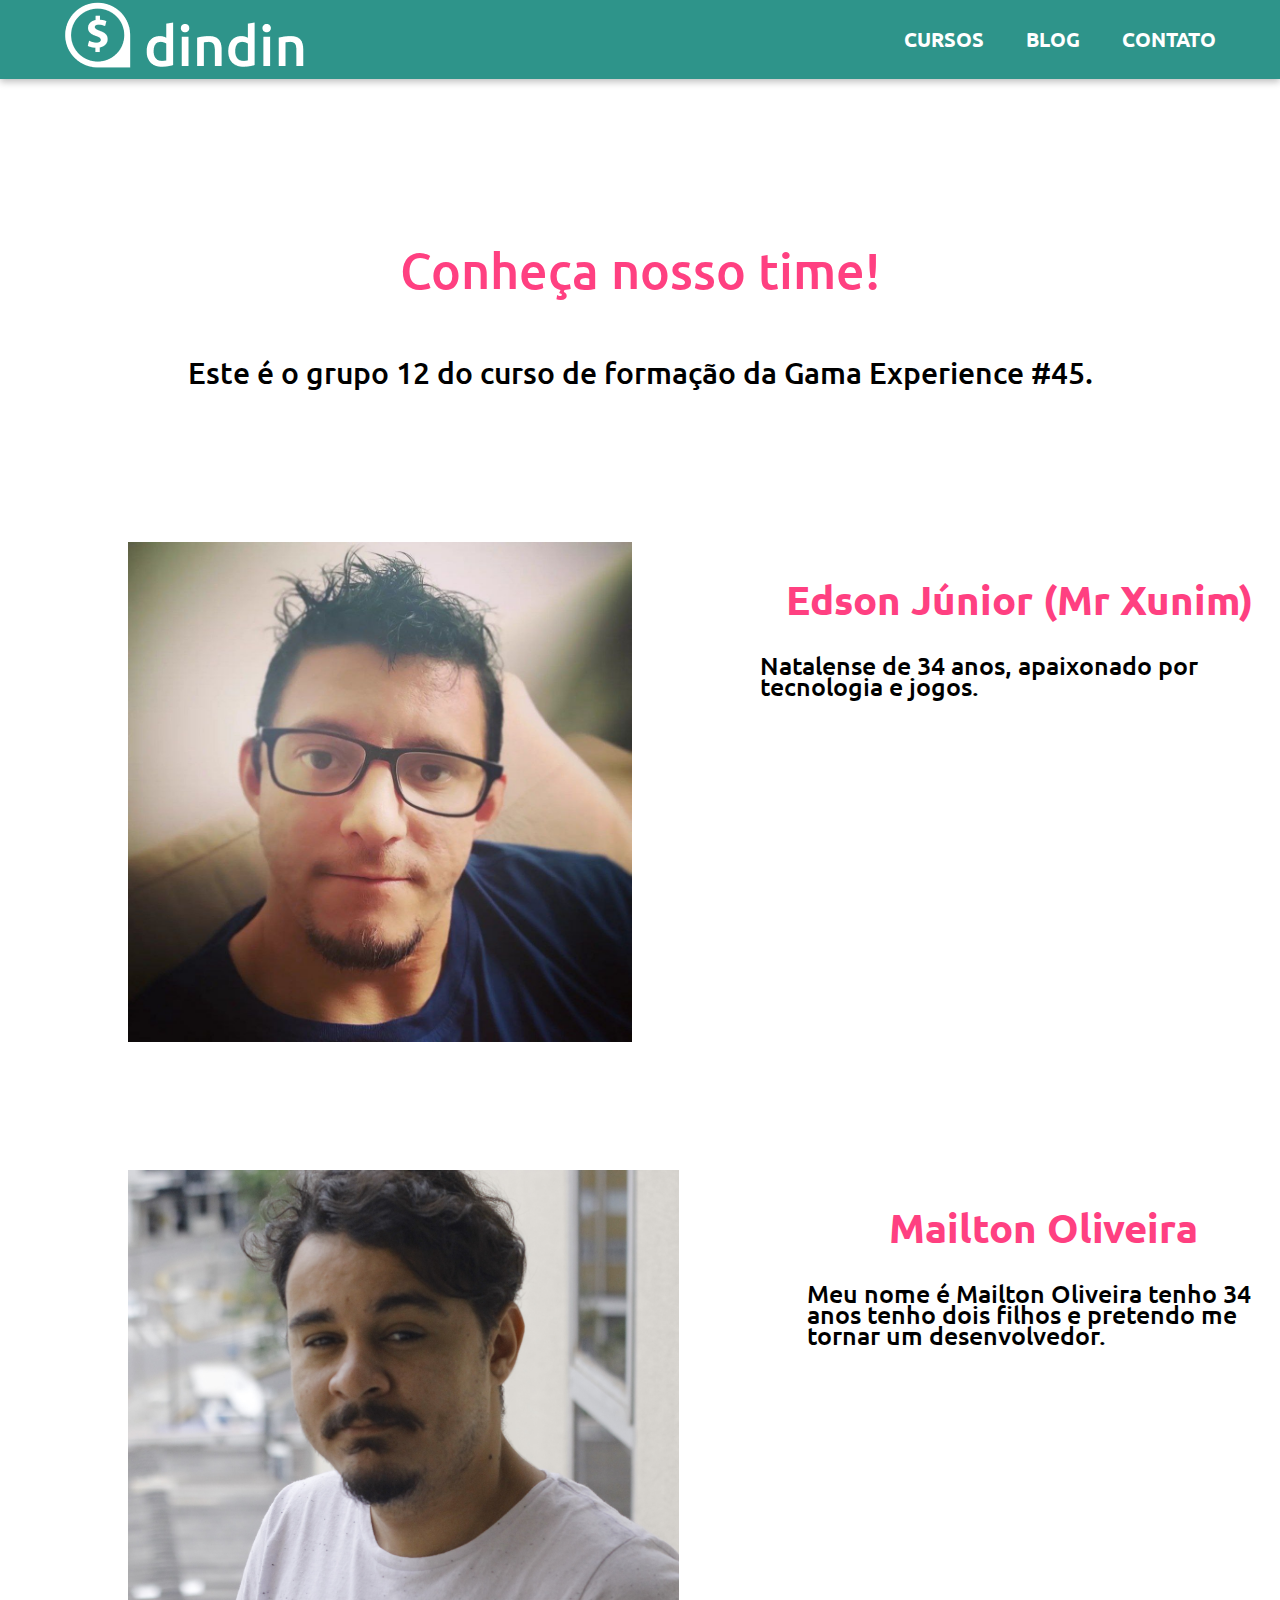
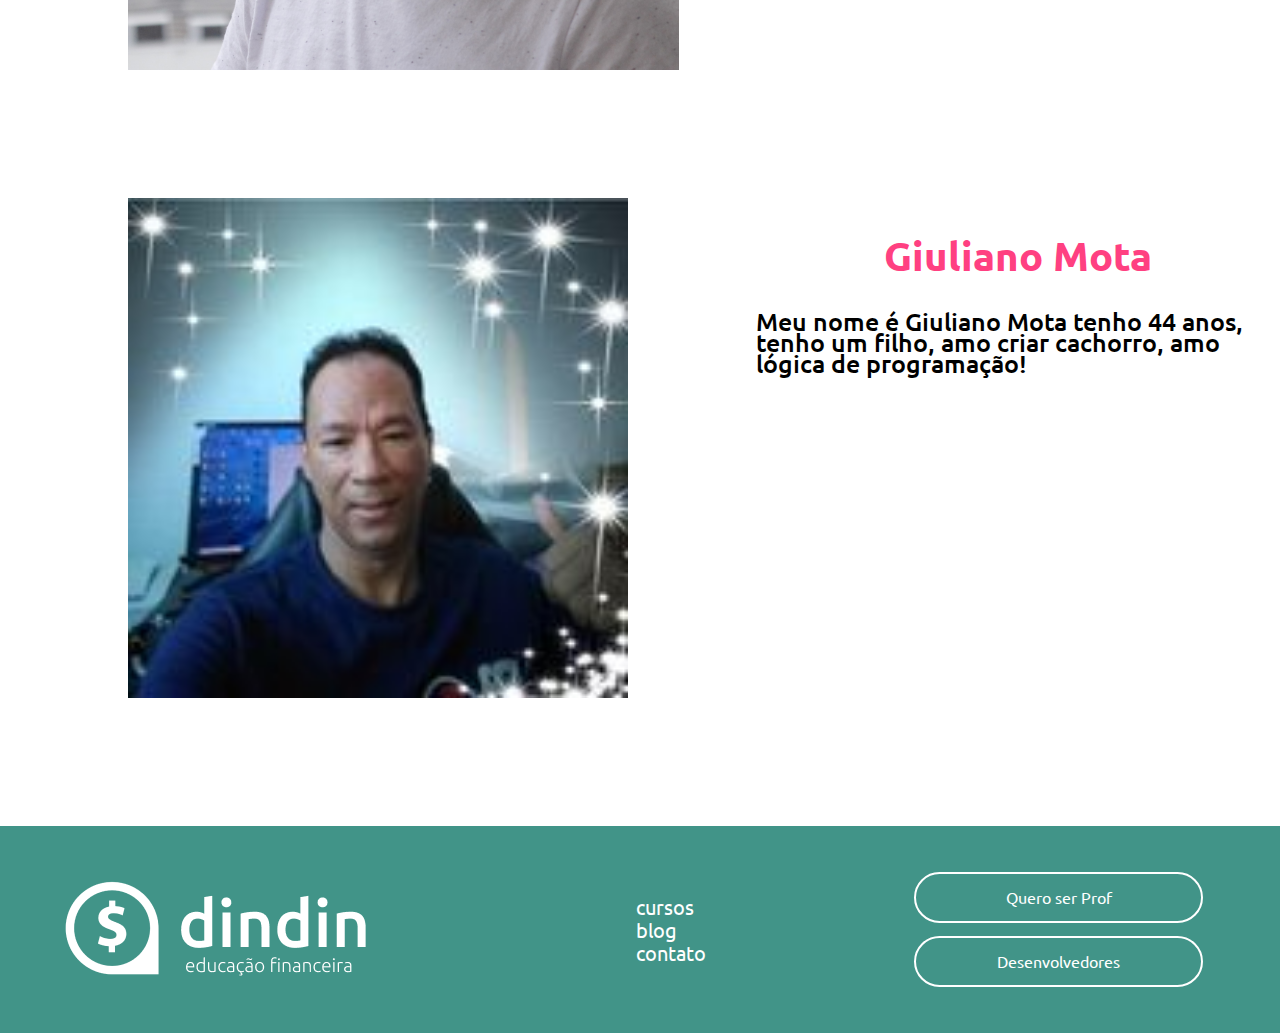
<file: desenvolvedores.html>
<!DOCTYPE html>
<html lang="pt-BR">

<head>
    <meta charset="UTF-8">
    <meta http-equiv="X-UA-Compatible" content="IE=edge">
    <meta name="viewport" content="width=device-width, initial-scale=1.0">
    <title>Dindin</title>
    <link rel="stylesheet" href="normalize.css">
    <link rel="stylesheet" href="style.css">
    <link rel="preconnect" href="https://fonts.googleapis.com">
    <link rel="preconnect" href="https://fonts.gstatic.com" crossorigin>
    <link
        href="https://fonts.googleapis.com/css2?family=Nunito:wght@300;400;700&family=Ubuntu:wght@300;400;700&display=swap"
        rel="stylesheet">




</head>

<body>
    <header>
        <div class="logo">
            <a href="index.html">
                <img src="Imagens/logo-header.png"  alt="Logo da Dindin">
            </a>

        </div>
        <nav class="cima">
            <a href="cursos.html">CURSOS</a>
            <a href="blog.html">BLOG</a>
            <a href="contato.html">CONTATO</a>
        </nav>

    </header>
    <main>
        <section class="devtitulo">
            <h1>Conheça nosso time!</h1>
            <p>Este é o grupo 12 do curso de formação da Gama Experience #45.</p>
        </section>
        <section class="dev">
            <img src="Imagens/edsondev.jpg" alt="Foto de Edson">
            <div class="dev">
                <h2>Edson Júnior (Mr Xunim)</h2>
            <p>Natalense de 34 anos, apaixonado por tecnologia e jogos.</p>
            </div>
        </section>
        <section class="dev">
            <img src="Imagens/mailtondev.JPG" alt="Foto de mailton">
            <div class="dev">
                <h2>Mailton Oliveira</h2>
            <p>Meu nome é Mailton Oliveira tenho 34 anos tenho dois filhos e pretendo me tornar um desenvolvedor.</p>
            </div>
        </section>
        <section class="dev">
            <img src="Imagens/Giulianodev.jpg" alt="Foto de Guiliano">
            <div class="dev">
                <h2>Giuliano Mota</h2>
            <p>Meu nome é Giuliano Mota tenho 44 anos, tenho um filho, amo criar cachorro, amo lógica de programação!</p>
            </div>
        </section>
     

    </main>
    <footer>
        <div class="logo">
            <a href="index.html">
                <img src="Imagens/logo-footer.png" alt="Logo da Dindin">
            </a>
        </div>
        <nav class="baixo">
            <a href="cursos.html">CURSOS</a>
            <a href="blog.html">BLOG</a>
            <a href="contato.html">CONTATO</a>
        </nav>
        <div class="botoes">
            <a href="">Quero ser Prof</a>
            <a href="desenvolvedores.html">Desenvolvedores</a>
        </div>

    </footer>

</body>

</html>
</file>
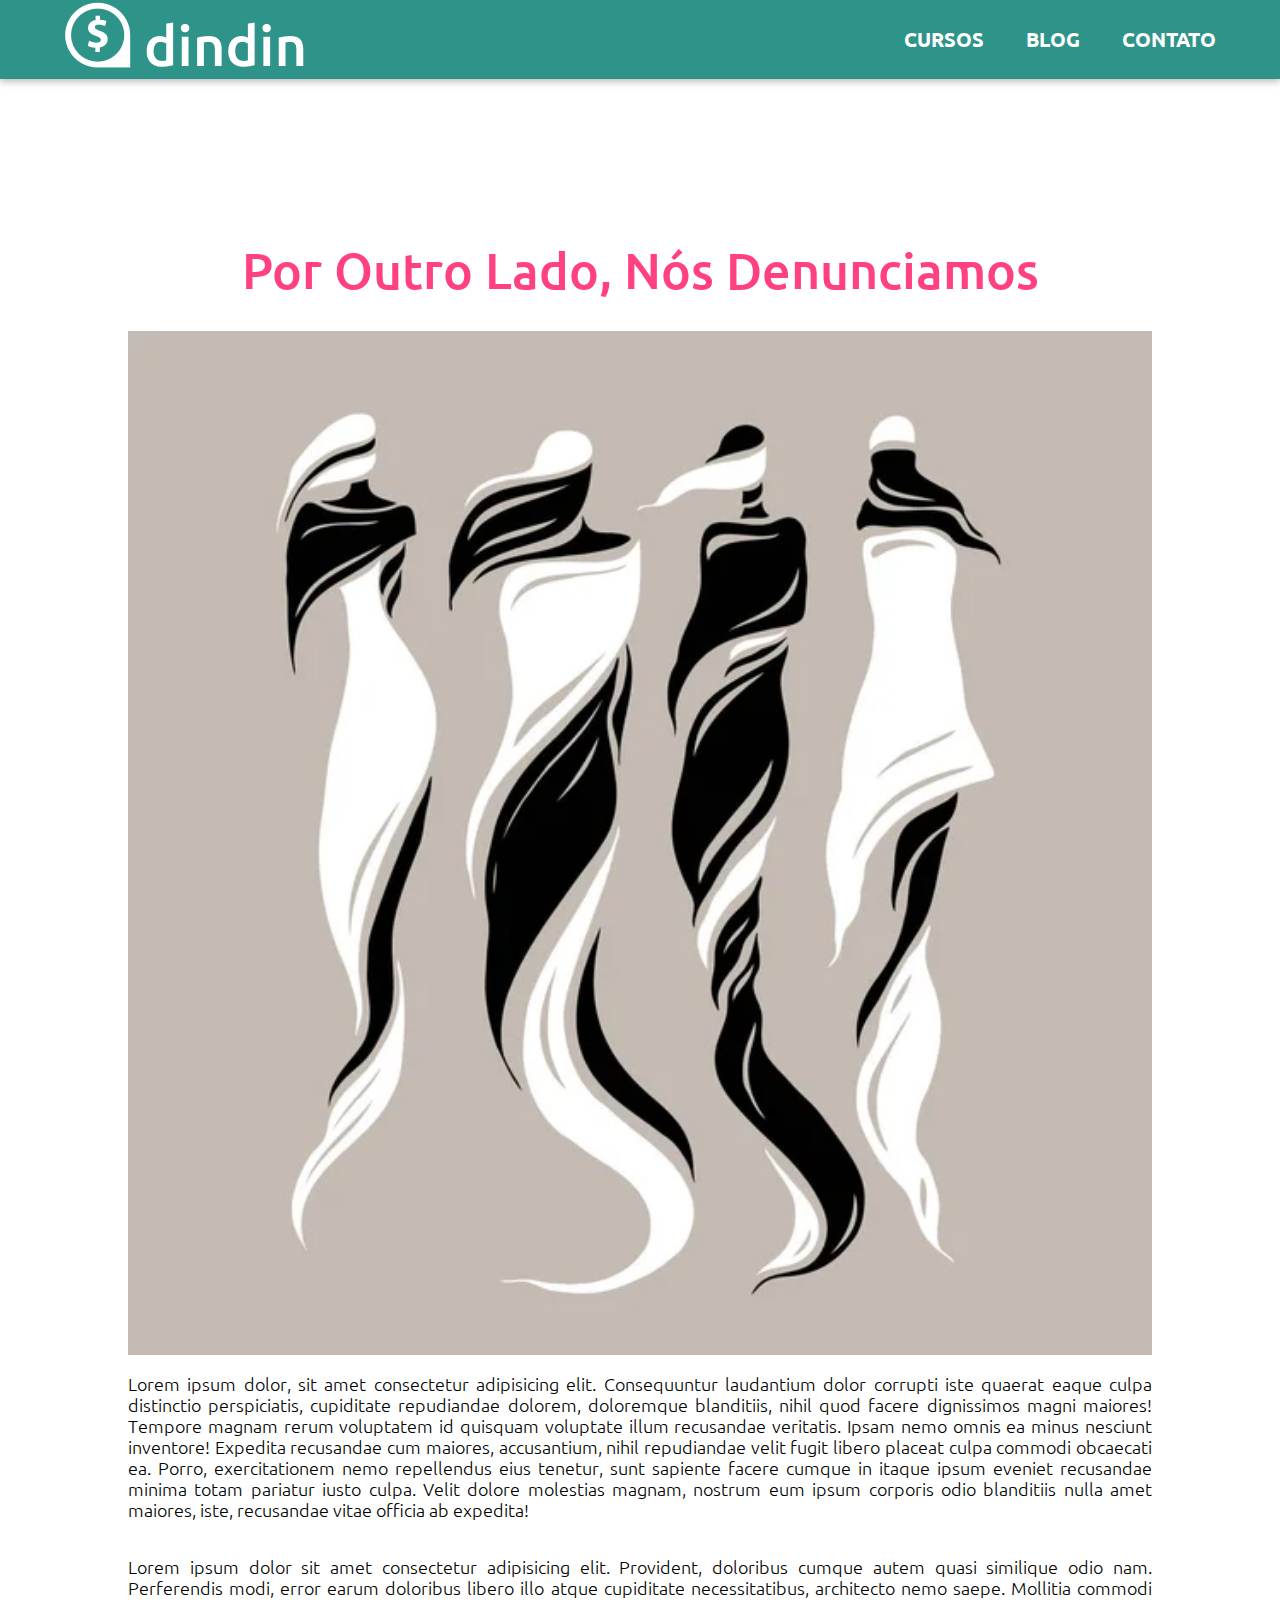
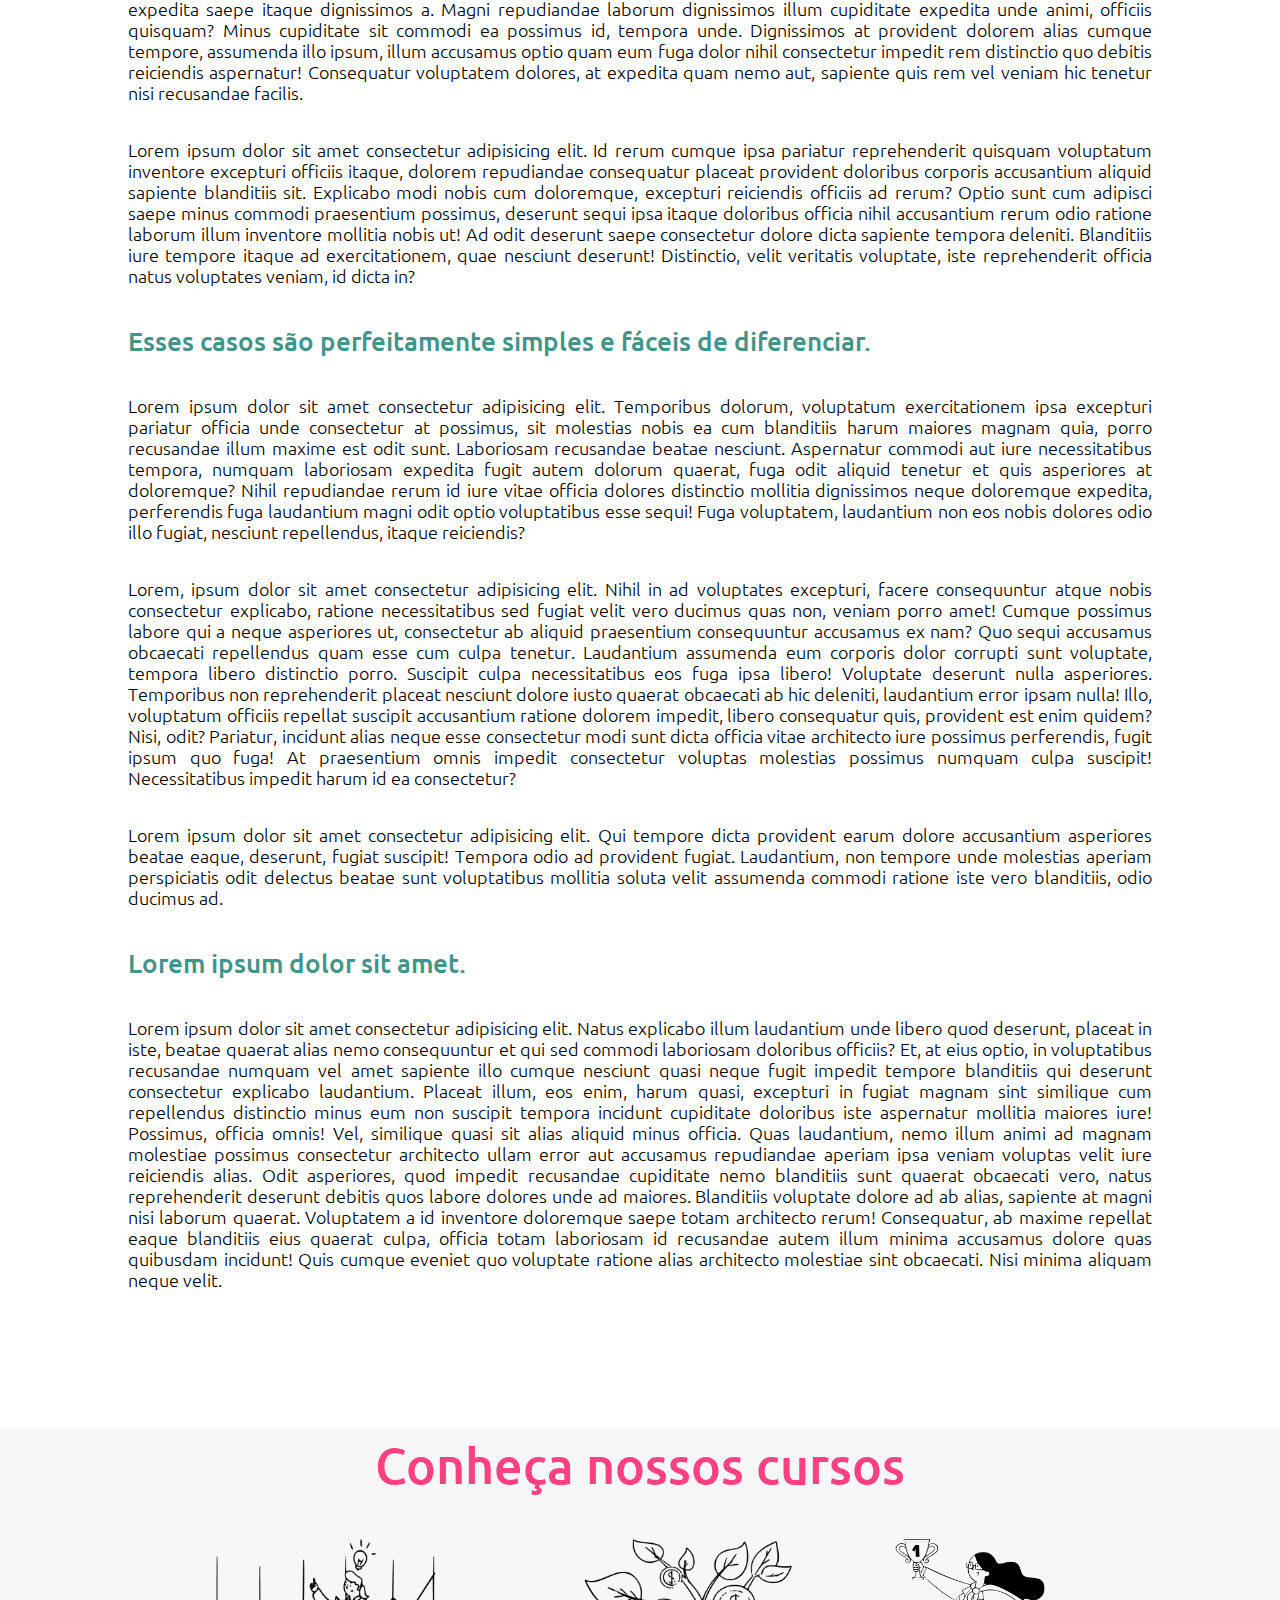
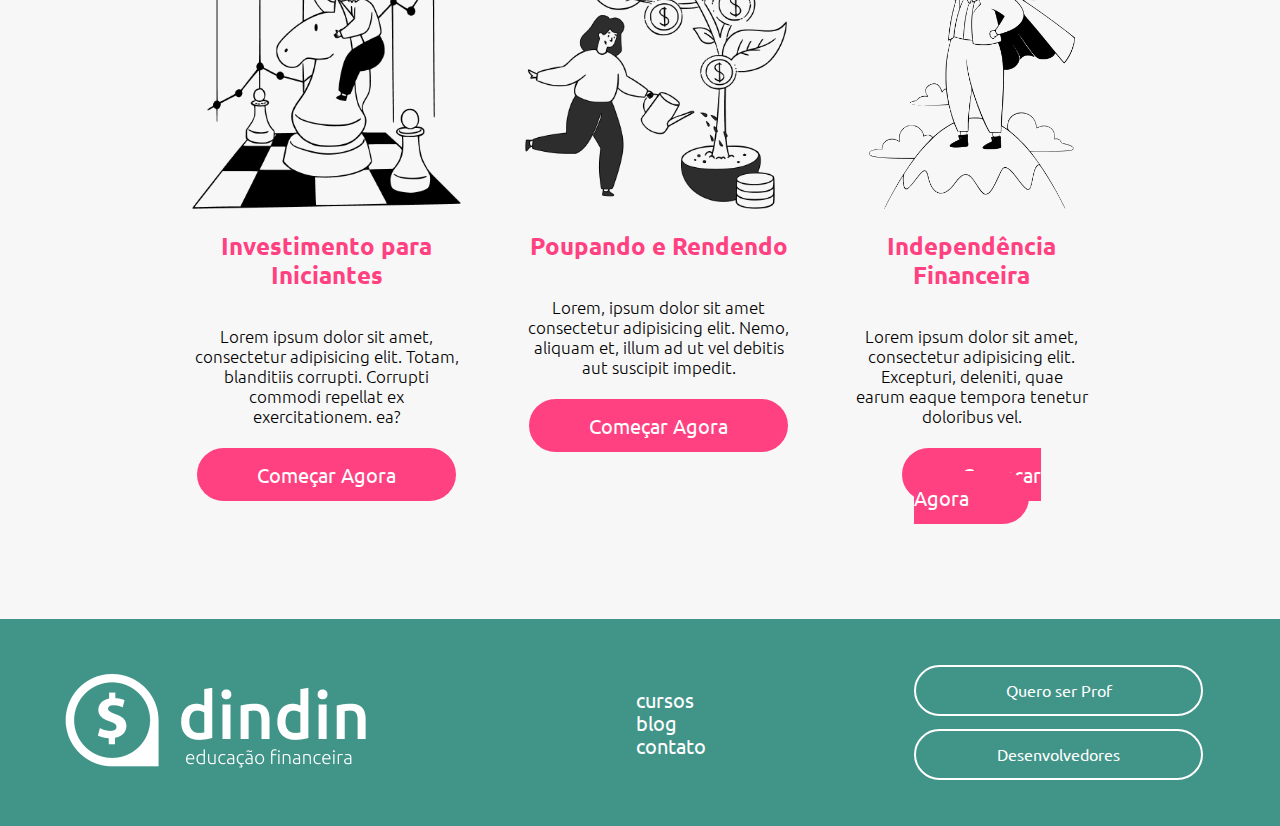
<file: post-01.html>
<!DOCTYPE html>
<html lang="pt-BR">

<head>
    <meta charset="UTF-8">
    <meta http-equiv="X-UA-Compatible" content="IE=edge">
    <meta name="viewport" content="width=device-width, initial-scale=1.0">
    <title>Dindin</title>
    <link rel="stylesheet" href="normalize.css">
    <link rel="stylesheet" href="style.css">
    <link rel="preconnect" href="https://fonts.googleapis.com">
    <link rel="preconnect" href="https://fonts.gstatic.com" crossorigin>
    <link
        href="https://fonts.googleapis.com/css2?family=Nunito:wght@300;400;700&family=Ubuntu:wght@300;400;700&display=swap"
        rel="stylesheet">




</head>

<body>
    <header>
        <div class="logo">
            <a href="index.html">
                <img src="Imagens/logo-header.png"  alt="Logo da Dindin">
            </a>

        </div>
        <nav class="cima">
            <a href="cursos.html">CURSOS</a>
            <a href="blog.html">BLOG</a>
            <a href="contato.html">CONTATO</a>
        </nav>

    </header>
    <main>
        <section class="post01">
            <h1>Por Outro Lado, Nós Denunciamos</h1>
            <img src="Imagens/mais-conteudo.jpg" alt="Imagens de Mulheres em varias formas">
            <p>Lorem ipsum dolor, sit amet consectetur adipisicing elit. Consequuntur laudantium dolor corrupti iste quaerat eaque culpa distinctio perspiciatis, cupiditate repudiandae dolorem, doloremque blanditiis, nihil quod facere dignissimos magni maiores! Tempore magnam rerum voluptatem id quisquam voluptate illum recusandae veritatis. Ipsam nemo omnis ea minus nesciunt inventore! Expedita recusandae cum maiores, accusantium, nihil repudiandae velit fugit libero placeat culpa commodi obcaecati ea. Porro, exercitationem nemo repellendus eius tenetur, sunt sapiente facere cumque in itaque ipsum eveniet recusandae minima totam pariatur iusto culpa. Velit dolore molestias magnam, nostrum eum ipsum corporis odio blanditiis nulla amet maiores, iste, recusandae vitae officia ab expedita!</p>
            <p>Lorem ipsum dolor sit amet consectetur adipisicing elit. Provident, doloribus cumque autem quasi similique odio nam. Perferendis modi, error earum doloribus libero illo atque cupiditate necessitatibus, architecto nemo saepe. Mollitia commodi expedita saepe itaque dignissimos a. Magni repudiandae laborum dignissimos illum cupiditate expedita unde animi, officiis quisquam? Minus cupiditate sit commodi ea possimus id, tempora unde. Dignissimos at provident dolorem alias cumque tempore, assumenda illo ipsum, illum accusamus optio quam eum fuga dolor nihil consectetur impedit rem distinctio quo debitis reiciendis aspernatur! Consequatur voluptatem dolores, at expedita quam nemo aut, sapiente quis rem vel veniam hic tenetur nisi recusandae facilis.</p>
            <p>Lorem ipsum dolor sit amet consectetur adipisicing elit. Id rerum cumque ipsa pariatur reprehenderit quisquam voluptatum inventore excepturi officiis itaque, dolorem repudiandae consequatur placeat provident doloribus corporis accusantium aliquid sapiente blanditiis sit. Explicabo modi nobis cum doloremque, excepturi reiciendis officiis ad rerum? Optio sunt cum adipisci saepe minus commodi praesentium possimus, deserunt sequi ipsa itaque doloribus officia nihil accusantium rerum odio ratione laborum illum inventore mollitia nobis ut! Ad odit deserunt saepe consectetur dolore dicta sapiente tempora deleniti. Blanditiis iure tempore itaque ad exercitationem, quae nesciunt deserunt! Distinctio, velit veritatis voluptate, iste reprehenderit officia natus voluptates veniam, id dicta in?</p>
            <h3>Esses casos são perfeitamente simples e fáceis de diferenciar.</h3> 
            <p>Lorem ipsum dolor sit amet consectetur adipisicing elit. Temporibus dolorum, voluptatum exercitationem ipsa excepturi pariatur officia unde consectetur at possimus, sit molestias nobis ea cum blanditiis harum maiores magnam quia, porro recusandae illum maxime est odit sunt. Laboriosam recusandae beatae nesciunt. Aspernatur commodi aut iure necessitatibus tempora, numquam laboriosam expedita fugit autem dolorum quaerat, fuga odit aliquid tenetur et quis asperiores at doloremque? Nihil repudiandae rerum id iure vitae officia dolores distinctio mollitia dignissimos neque doloremque expedita, perferendis fuga laudantium magni odit optio voluptatibus esse sequi! Fuga voluptatem, laudantium non eos nobis dolores odio illo fugiat, nesciunt repellendus, itaque reiciendis?</p>
            <p>Lorem, ipsum dolor sit amet consectetur adipisicing elit. Nihil in ad voluptates excepturi, facere consequuntur atque nobis consectetur explicabo, ratione necessitatibus sed fugiat velit vero ducimus quas non, veniam porro amet! Cumque possimus labore qui a neque asperiores ut, consectetur ab aliquid praesentium consequuntur accusamus ex nam? Quo sequi accusamus obcaecati repellendus quam esse cum culpa tenetur. Laudantium assumenda eum corporis dolor corrupti sunt voluptate, tempora libero distinctio porro. Suscipit culpa necessitatibus eos fuga ipsa libero! Voluptate deserunt nulla asperiores. Temporibus non reprehenderit placeat nesciunt dolore iusto quaerat obcaecati ab hic deleniti, laudantium error ipsam nulla! Illo, voluptatum officiis repellat suscipit accusantium ratione dolorem impedit, libero consequatur quis, provident est enim quidem? Nisi, odit? Pariatur, incidunt alias neque esse consectetur modi sunt dicta officia vitae architecto iure possimus perferendis, fugit ipsum quo fuga! At praesentium omnis impedit consectetur voluptas molestias possimus numquam culpa suscipit! Necessitatibus impedit harum id ea consectetur?</p>
            <p>Lorem ipsum dolor sit amet consectetur adipisicing elit. Qui tempore dicta provident earum dolore accusantium asperiores beatae eaque, deserunt, fugiat suscipit! Tempora odio ad provident fugiat. Laudantium, non tempore unde molestias aperiam perspiciatis odit delectus beatae sunt voluptatibus mollitia soluta velit assumenda commodi ratione iste vero blanditiis, odio ducimus ad.</p>
            <h3>Lorem ipsum dolor sit amet.</h3>
            <p>Lorem ipsum dolor sit amet consectetur adipisicing elit. Natus explicabo illum laudantium unde libero quod deserunt, placeat in iste, beatae quaerat alias nemo consequuntur et qui sed commodi laboriosam doloribus officiis? Et, at eius optio, in voluptatibus recusandae numquam vel amet sapiente illo cumque nesciunt quasi neque fugit impedit tempore blanditiis qui deserunt consectetur explicabo laudantium. Placeat illum, eos enim, harum quasi, excepturi in fugiat magnam sint similique cum repellendus distinctio minus eum non suscipit tempora incidunt cupiditate doloribus iste aspernatur mollitia maiores iure! Possimus, officia omnis! Vel, similique quasi sit alias aliquid minus officia. Quas laudantium, nemo illum animi ad magnam molestiae possimus consectetur architecto ullam error aut accusamus repudiandae aperiam ipsa veniam voluptas velit iure reiciendis alias. Odit asperiores, quod impedit recusandae cupiditate nemo blanditiis sunt quaerat obcaecati vero, natus reprehenderit deserunt debitis quos labore dolores unde ad maiores. Blanditiis voluptate dolore ad ab alias, sapiente at magni nisi laborum quaerat. Voluptatem a id inventore doloremque saepe totam architecto rerum! Consequatur, ab maxime repellat eaque blanditiis eius quaerat culpa, officia totam laboriosam id recusandae autem illum minima accusamus dolore quas quibusdam incidunt! Quis cumque eveniet quo voluptate ratione alias architecto molestiae sint obcaecati. Nisi minima aliquam neque velit.</p>
           
        </section>
        <h2 class="post01">Conheça nossos cursos</h2>
        <section class="cursos-index">
            
            <div class="cursos-index">
                <div>
                    <img src="Imagens/image 3.png" alt="IHomem Montado numa peça de Xadrez chamada Cavalo tendo uma ideia">
                    <h2>Investimento para Iniciantes</h2>
                    <p>Lorem ipsum dolor sit amet, consectetur adipisicing elit. Totam, blanditiis corrupti. Corrupti
                        commodi repellat ex exercitationem.
                        ea?</p>
                    <a href="curso-01.html">Começar Agora</a>
                </div>
                <div>
                    <img src="Imagens/image 2.png" alt="Moça regando uma arvore onde os frutos são moedas de dinheiro">
                    <h2>Poupando e Rendendo</h2>
                    <p>Lorem, ipsum dolor sit amet consectetur adipisicing elit. Nemo, aliquam et, illum ad ut vel
                        debitis aut suscipit impedit.</p>
                    <a href="curso-01.html">Começar Agora</a>
                </div>
                <div>
                    <img src="Imagens/image 4.png" alt="Uma mulher no topo de uma montanha com uma capa segurando um trofeu de 1º lugar">
                    <h2>Independência Financeira</h2>
                    <p>Lorem ipsum dolor sit amet, consectetur adipisicing elit. Excepturi, deleniti, quae earum
                        eaque
                        tempora tenetur doloribus vel.</p>
                    <a href="curso-01.html">Começar Agora</a>
                </div>
            </div>
        </section>
    </main>
    <footer>
        <div class="logo">
            <a href="index.html">
                <img src="Imagens/logo-footer.png" alt="Logo da Dindin">
            </a>
        </div>
        <nav class="baixo">
            <a href="cursos.html">CURSOS</a>
            <a href="blog.html">BLOG</a>
            <a href="contato.html">CONTATO</a>
        </nav>
        <div class="botoes">
            <a href="">Quero ser Prof</a>
            <a href="desenvolvedores.html">Desenvolvedores</a>
        </div>

    </footer>

</body>

</html>
</file>
<file: style.css>
/* CSS de todas as páginas */

* {
    padding: 0px;
    font-family: 'ubuntu', 'nununti';
    font-style: normal;
}

/* banner superior de todas as paginas */

header {
    display: flex;
    position: relative;
    width: 100%;
    height: 8%;
    align-items: center;
    justify-content: space-between;
    left: 0px;
    top: 0px;
    background: #2E948A;
    box-shadow: 0px 3px 7px rgba(0, 0, 0, 0.25);
}

/* imagem da empresa no banner superior */

.logo {
    margin: 0 5%;
}

/* barra de navegação do banner do topo das paginas */

.cima {
    display: flex;
    align-items: center;
    gap: 42px;
    height: 48px;
    cursor: pointer;
    margin-right: 5%;
    font-weight: 700;
    font-size: 20px;
    line-height: 23px;
    text-transform: uppercase;
}

nav a {
    text-decoration: none;
    color: #ffffff;
}

/* rodapé de todas as paginas */

footer {
    display: flex;
    align-items: center;
    justify-content: space-between;
    height: 207px;
    left: 0%;
    top: 100%;
    background: #419488;
}

/* navegação do rodapé */

.baixo {
    left: 43.26%;
    right: 51.81%;
    top: 25.6%;
    bottom: 34.3%;
    display: flex;
    flex-direction: column;
    text-transform: lowercase;
    font-family: 'Ubuntu';
    font-style: normal;
    font-weight: 400;
    font-size: 20px;
    line-height: 23px;
    color: #FFFFFF;
}

/* botões do rodapé */

.botoes {
    margin-right: 5%;
}

.botoes a {
    text-decoration: none;
    color: #FFFFFF;
    Width: 289px;
    Height: 51px;
    align-items: center;
    display: flex;
    flex-direction: column;
    box-sizing: border-box;
    left: 70.42%;
    right: 9.51%;
    top: 24.15%;
    bottom: 51.21%;
    border: 2px solid #FFFFFF;
    border-radius: 62px;
    padding: 14px;
    margin: 13px;
}

/* Fim da configuração de todas as páginas */

section.banner {
    margin: 8em 13em;

}

.banner {
    display: flex;
    justify-content: space-evenly;




}

.texto-banner {
    text-align: left;


}

.texto-banner h2 {
    width: 488px;
    height: 216px;
    left: 206px;
    top: 242px;
    color: #FF4081;
    font-weight: 700;
    font-size: 60px;
    line-height: 69px;
}

.texto-banner p {
    text-align: left;
    margin: 19px auto 46px auto;
    color: #555555;
    font-weight: 400;
    font-size: 27px;
    line-height: 31px;


}

.texto-banner a {
    text-align: justify;
    border: 2px solid #FF4081;
    border-radius: 62px;
    text-decoration: none;
    font-weight: 400;
    font-size: 27px;
    line-height: 31px;
    color: #FF4081;
    padding: 8px 26px;

}

section.cursos-index {
    background: #F7F7F7;
    padding: 6.85em 8em;



}

.cursos-index {
    display: flex;
    justify-content: center;



}

.cursos-index div {
    padding: 0 2em;
    text-align: center;

}

.cursos-index div h2 {
    color: #FF4081;
    font-weight: 700;
    line-height: 29px;
    text-align: center;

}

.cursos-index div p {
    font-weight: 300;
    font-size: 17px;
    line-height: 20px;
    text-align: center;
    padding: 17px 0 20px 0;
}

.cursos-index div a {
    background-color: #FF4081;
    text-decoration: none;
    color: #FFFFFF;
    width: 233px;
    height: 51px;
    align-items: center;
    border-radius: 62px;
    padding: 0.7em 3em;
    font-weight: 400;
    font-size: 20px;
    line-height: 23px;
    text-align: center;

}

.cursos-index div img {
    height: 270px;
}

section.depoiment {
    padding: 6.85em 8em;

}

section.depoiment h2 {
    font-family: 'Nunito';
    font-weight: 700;
    font-size: 37px;
    line-height: 50px;
    color: #009688;
    padding-bottom: 78px;
}


.depo {

    display: flex;
    justify-content: center;
    flex-wrap: wrap;



}

.depo div {
    width: 495px;
    display: flex;
    align-items: center;
    margin: 2em;


}

.depo div p {
    width: 363px;
    height: 104px;

}

.depo p {
    text-align: left;
    font-family: 'Nunito';
    font-weight: 300;
    font-size: 18px;
    line-height: 25px;
    color: #000000;
}

.depo img {
    width: 104px;
    height: 104px;
}

section.blog-index {
    padding: 6.85em 8em;
    background-color: #e5e5e5;


}

section.blog-index h2 {
    margin: 0 0 73px;
    font-weight: 700;
    font-size: 37px;
    line-height: 43px;
    color: #009688;
}

.blog {

    display: flex;
    text-align: left;
    justify-content: space-between;

}

.blog div {
    width: 319px;
    height: 318px;
}

.blog h3 {

    margin: 11px 0 0;
    color: #009688;
    font-weight: 700;
    font-size: 27px;
    line-height: 31px;
}

.blog p {
    width: 319px;
    height: 114px;
    margin: 0;
    color: #000000;

}

.blog div img {
    width: 319px;
    height: 193px;
    background-color: #c4c4c4;
}
section.blog-index div.bottum{
    display: flex;
    justify-content: center;
    margin-top: 109px;
}
section.blog-index div a{
    text-align: justify;
    border: 2px solid #FF4081;
    border-radius: 62px;
    text-decoration: none;
    font-weight: 400;
    font-size: 25px;
    line-height: 29px;
    color: #FF4081;
    padding: 8px 26px;

}


/* cursos */

div.titulo1 {
    font-family: 'Ubuntu';
    font-style: normal;
    display: flex;
    text-transform: initial;
    flex-direction: column;
    margin: 10% 10%;
    height: 1%;

}

div.titulo1 h1 {
    margin: 0;
    font-weight: 700;
    font-size: 60px;
    color: #FF4081;
}

div.titulo1 p {
    margin: 0;
    font-weight: 400;
    font-size: 20px;
}

div.cursos {
    display: flex;

}

div.cursos img {
    margin: 0 6%;
    left: 7.78%;
    right: 65.83%;
    top: 38.91%;
    bottom: 45.25%;
}

div.cursos h4 {
    flex-direction: column;
    font-weight: 700;
    font-size: 35px;
    line-height: 40px;
    color: #FF4081;
}

div.cursos p {
    margin: 0 25% 0 0;
    font-weight: 300;
    font-size: 18px;
    line-height: 21px;
}

div.cursos a {
    background-color: #419488;
    text-decoration: none;
    color: #FFFFFF;
    Width: 289px;
    Height: 51px;
    align-items: center;
    display: flex;
    flex-direction: column;
    box-sizing: border-box;
    left: 70.42%;
    right: 9.51%;
    top: 24.15%;
    bottom: 51.21%;
    border: 2px solid #FFFFFF;
    border-radius: 62px;
    padding: 14px;
}

hr.linha {
    border-top: 5px solid #c4c4c4;
    margin: 5% 5%;
}

main.cursos {
    margin-bottom: 10%;
}

/* Pagina Cursos 1 */

section.curso1-titulo {
    display: flex;
    align-items: center;
    justify-content: center;
    height: 1%;
    left: 0px;
    top: 0px;
}

div.titulo2 {
    font-family: 'Ubuntu';
    font-style: normal;
    display: flex;
    flex-direction: column;
    width: 100%;
    margin: 10% 5% 10% 10%;
    height: 1%;
}

div.titulo2 h1 {
    flex-direction: column;
    margin: 0;
    font-weight: 700;
    font-size: 55px;
    line-height: 63px;
    color: #FF4081;
}

.img-titulo {
    justify-content: center;
    display: flex;
    margin: 10% 10% 10% 5%;
    Width: 150%;
    Height: 150%;
    left: 52.15%;
    right: 21.46%;
    top: 9.38%;
    bottom: 72.49%;
}

div.aulas {
    justify-content: center;
    display: flex;
}

div.aulas iframe {
    margin: 0 0 0 10%;
}

div.aulas h2 {
    flex-direction: column;
    margin: 5% 5%;
    font-weight: 700;
    font-size: 35px;
    line-height: 40px;
    color: #FF4081;
}

div.aulas p {
    margin: 5% 5%;
    font-weight: 300;
    font-size: 20px;
    line-height: 23px;
    align-items: center;
    color: #000000;
}

/* contato */

section.contato {
    display: flex;
    margin: 8em 13em;
    align-items: center;
}

div.contato1 {
    max-width: 100%;
    flex-direction: column;
    justify-content: flex-start;
}

.contato1 h1 {
    font-weight: 700;
    color: #FF4081;
    left: 0%;
    right: 68.95%;
    top: 0%;
    bottom: 89.02%;
}

div .contato1 {
    justify-content: space-around;
}

#nome {
    color: #58555D;
    box-sizing: border-box;
    background: #FFFFFF;
    border: 1px solid #686868;
    border-radius: 7px;
    margin-bottom: 2%;
    padding: 2.0%;
    width: 100%;
}

#email {
    color: #58555D;
    box-sizing: border-box;
    background: #FFFFFF;
    border: 1px solid #686868;
    border-radius: 7px;
    margin-bottom: 2.5%;
    padding: 2.0%;
    width: 100%;
}

#mensagem {
    color: #58555D;
    height: 193px;
    top: 183px;
    left: 3px;
    box-sizing: border-box;
    background: #FFFFFF;
    border: 1px solid #686868;
    border-radius: 7px;
    margin-bottom: 2%;
    width: 100%;
    padding: 2.5%;
}

.botao {
    text-align: center;
    height: 32px;
    width: 108px;
    left: 3px;
    top: 391px;
    position: 0.6% 77.62% 93.32% -0.95%;
    color: #FFFFFF;
    background-color: #FF4081;
    border-radius: 50px;
    border: none;
    padding: 1%;
    max-width: 14vh;
}

.contato img {
    margin-left: 20%;
    width: 100%;
    height: 100%;
    align-items: center;
}

/* Pagina Post */

section.post01 {
    display: flex;
    flex-direction: column;
    margin: 10%;
    padding: 0%;
    font-family: 'Ubuntu';
    font-style: normal;
}

section.post01 h1 {
    align-self: center;
    font-weight: 500;
    font-size: 50px;
    line-height: 57px;
    color: #FF4081;
}

section.post01 p {
    text-align: justify;
    font-weight: 300;
    font-size: 18px;
    line-height: 21px;
    font-feature-settings: 'kern' off;
    color: #000000;
}

section.post01 h3 {
    font-weight: 500;
    font-size: 26px;
    line-height: 21px;
    color: #419488;
}

h2.post01 {
    text-align: center;
    margin-bottom: -5%;
    display: flex;
    flex-direction: column;
    font-family: 'Ubuntu';
    font-style: normal;
    font-weight: 500;
    font-size: 50px;
    line-height: 57px;
    color: #FF4081;
    background-color: #F7f7f7;
}

/* página Desenvolvedores */

section.devtitulo {
    display: flex;
    flex-direction: column;
    margin: 10%;
    padding: 0%;
    font-family: 'Ubuntu';
    font-style: normal;
}

.devtitulo h1 {
    text-align: center;
    display: flex;
    flex-direction: column;
    font-family: 'Ubuntu';
    font-style: normal;
    font-weight: 500;
    font-size: 50px;
    line-height: 57px;
    color: #FF4081;

}

.devtitulo p {
    text-align: center;
    display: flex;
    flex-direction: column;
    font-family: 'Ubuntu';
    font-style: normal;
    font-weight: 500;
    font-size: 30px;
    line-height: 23px;
}

section.dev {
    display: flex;
}

section.dev img {
    margin: 0 10% 10%;
    height: 500px;
}

section.dev h2 {
    color: #FF4081;
    font-weight: 700;
    font-size: 40px;
    text-align: center;
}

section.dev p {
    font-weight: 500;
    font-size: 25px;
    line-height: 21px;
}

/* Pagina Blog */

section.blog-titulo {
    display: flex;
    align-items: center;
    margin: 10%;
}

div.blog-titulo {
    font-family: 'Ubuntu';
    font-style: normal;
    margin: 5%;
}

div.blog-titulo h1 {
    font-weight: 700;
    font-size: 47px;
    line-height: 54px;
    color: #009688;
}

div.blog-titulo p {
    font-weight: 300;
    font-size: 20px;
    line-height: 23px;
    display: flex;
    align-items: center;
    color: #000000;
}

section.blog-post {
    display: flex;
    align-items: center;
    margin: 10%;
}

div.blog-post {
    flex-direction: column;
    margin: 0 5%;
}

div.blog-post img {
    height: 400px;
    align-self: center;
}

div.blog-post h2 a {
    font-weight: 500;
    font-size: 30px;
    line-height: 34px;
    color: #FF4081;
    text-decoration: none;
}

div.blog-post p {
    font-weight: 300;
    font-size: 17px;
    line-height: 20px;
    color: #000000;
}
</file>
